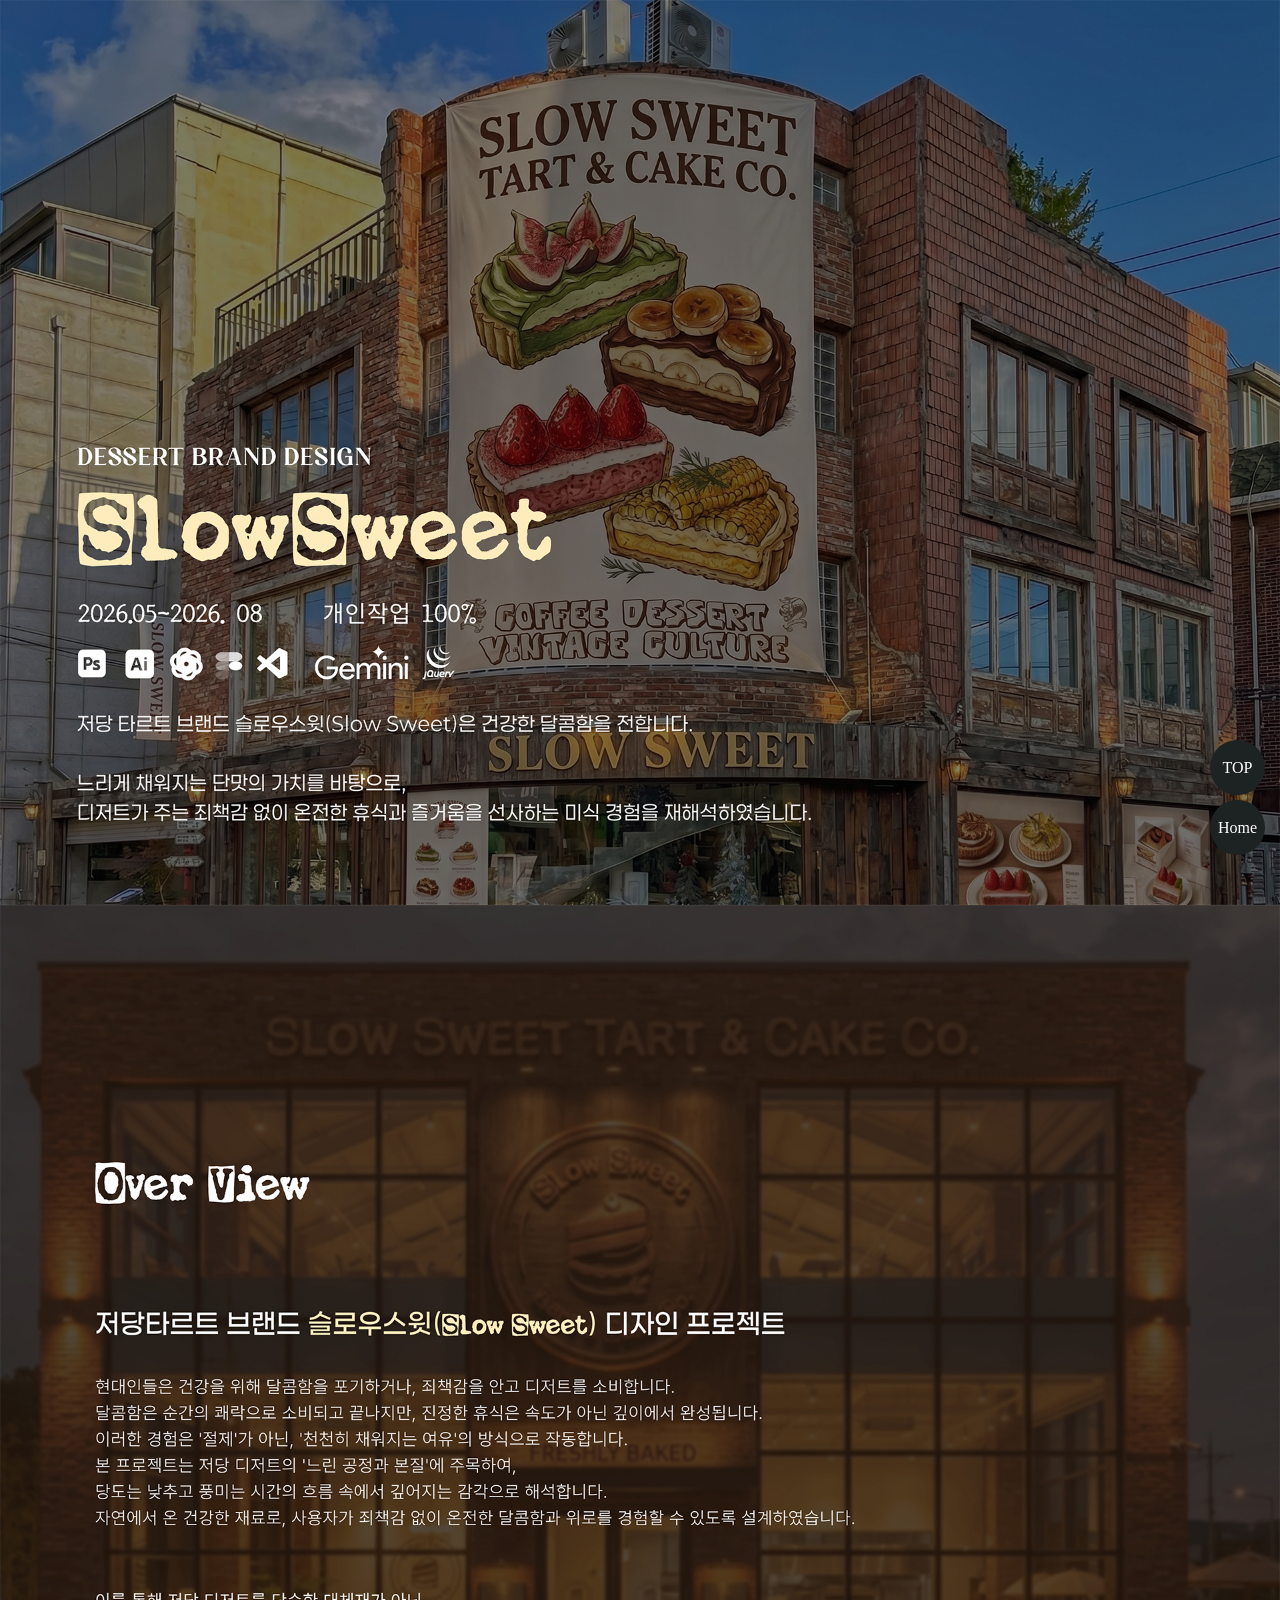
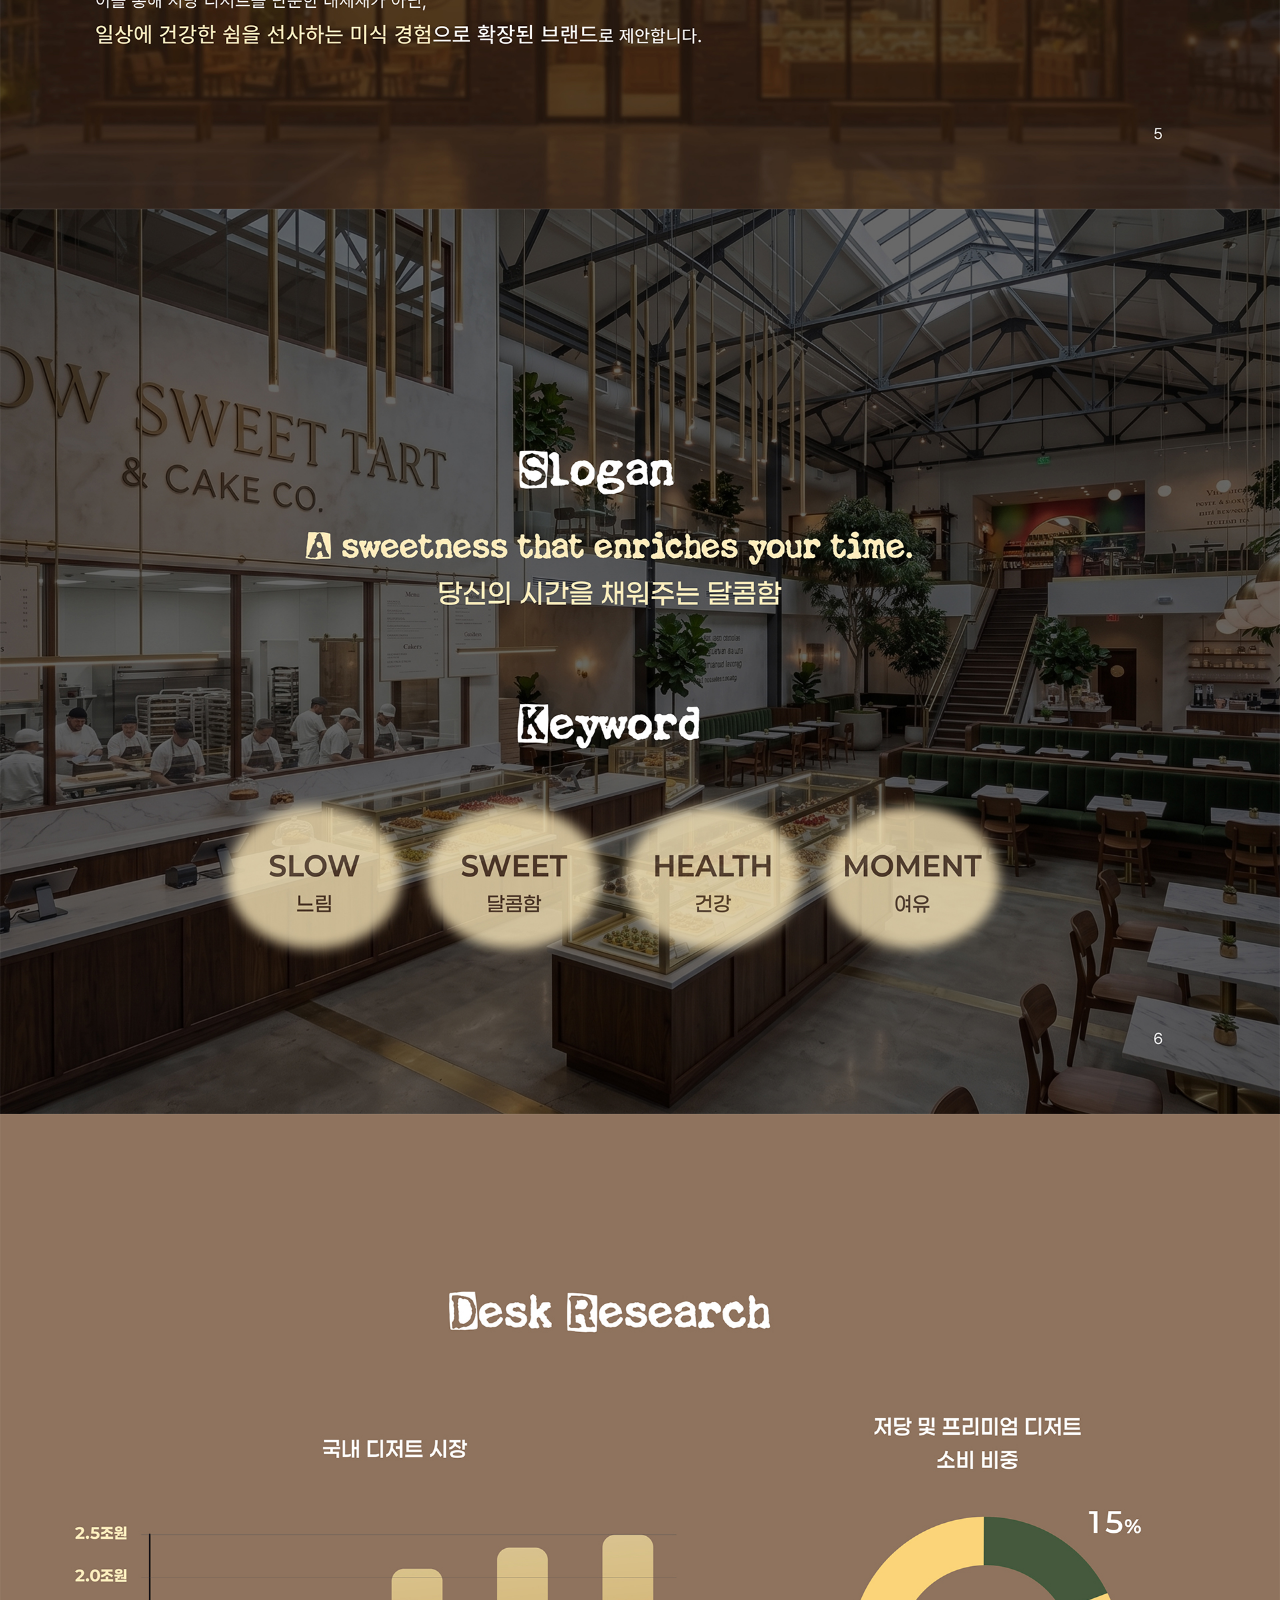
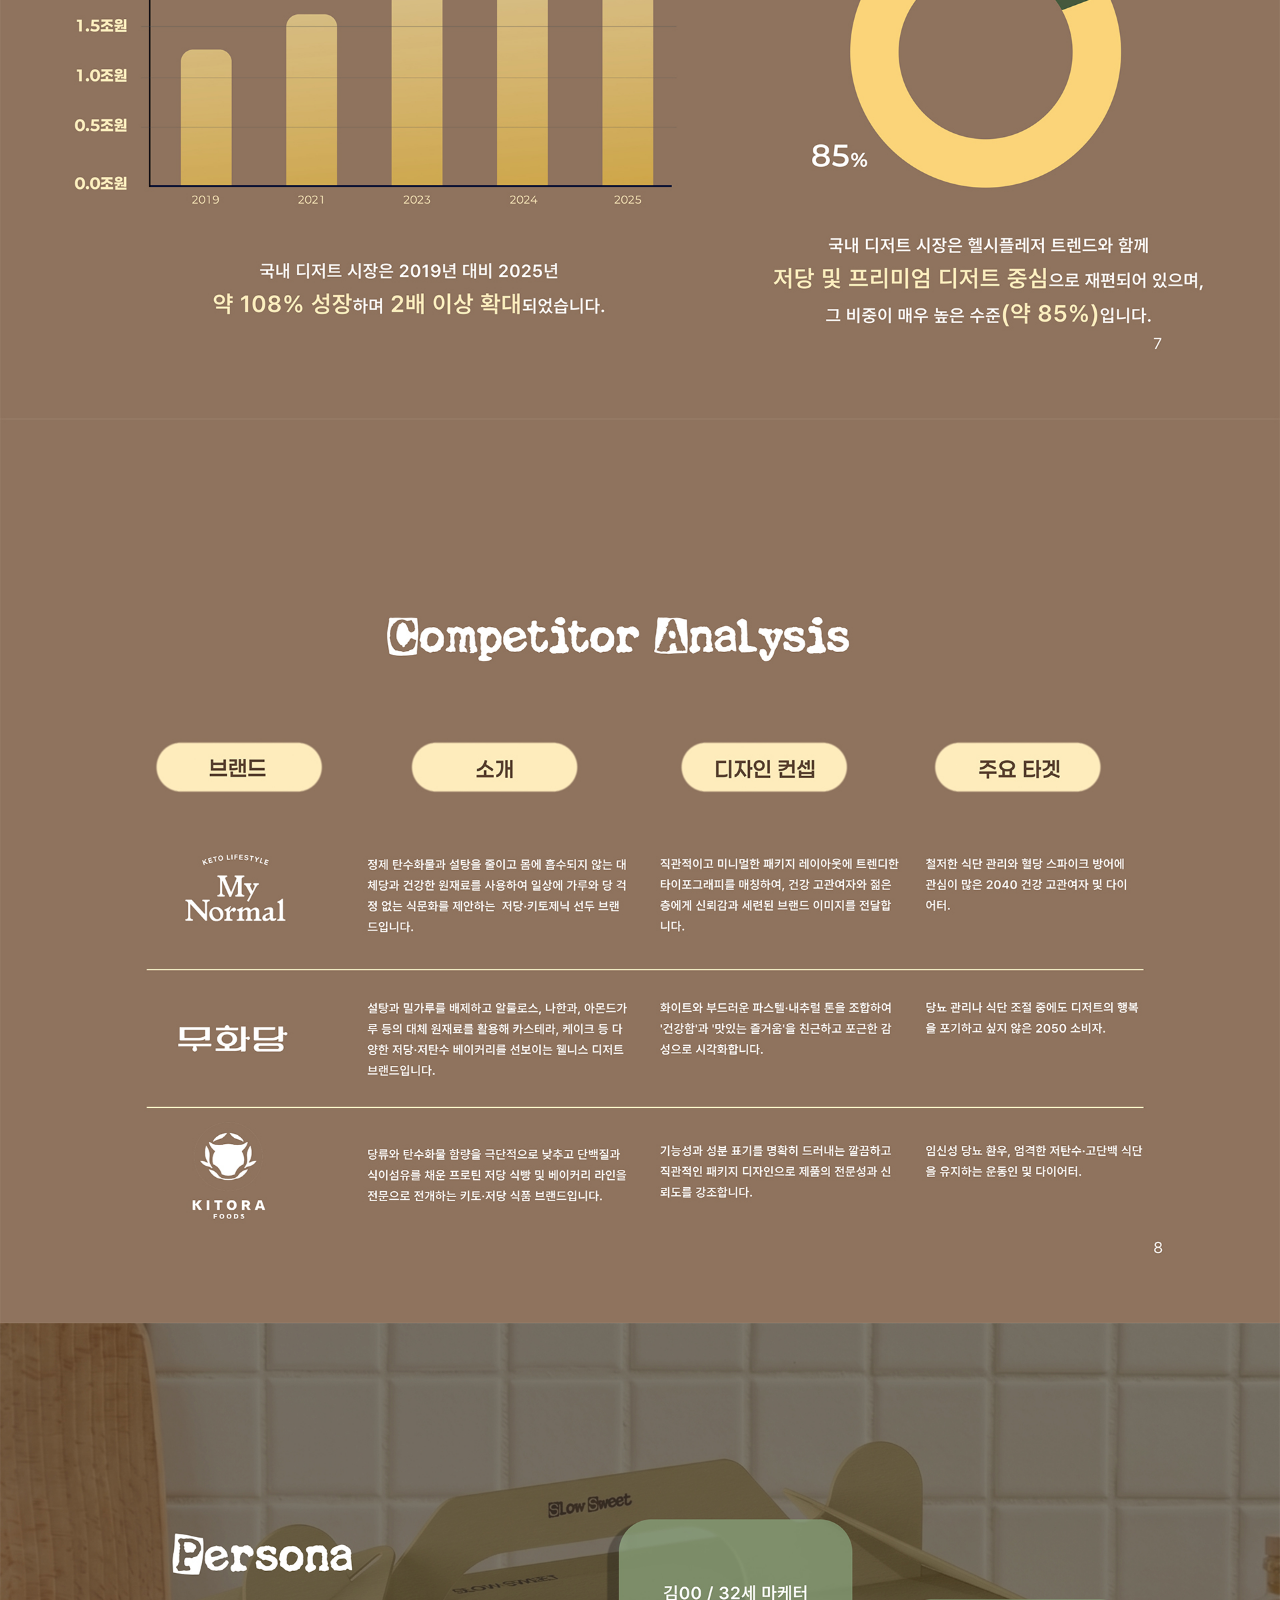
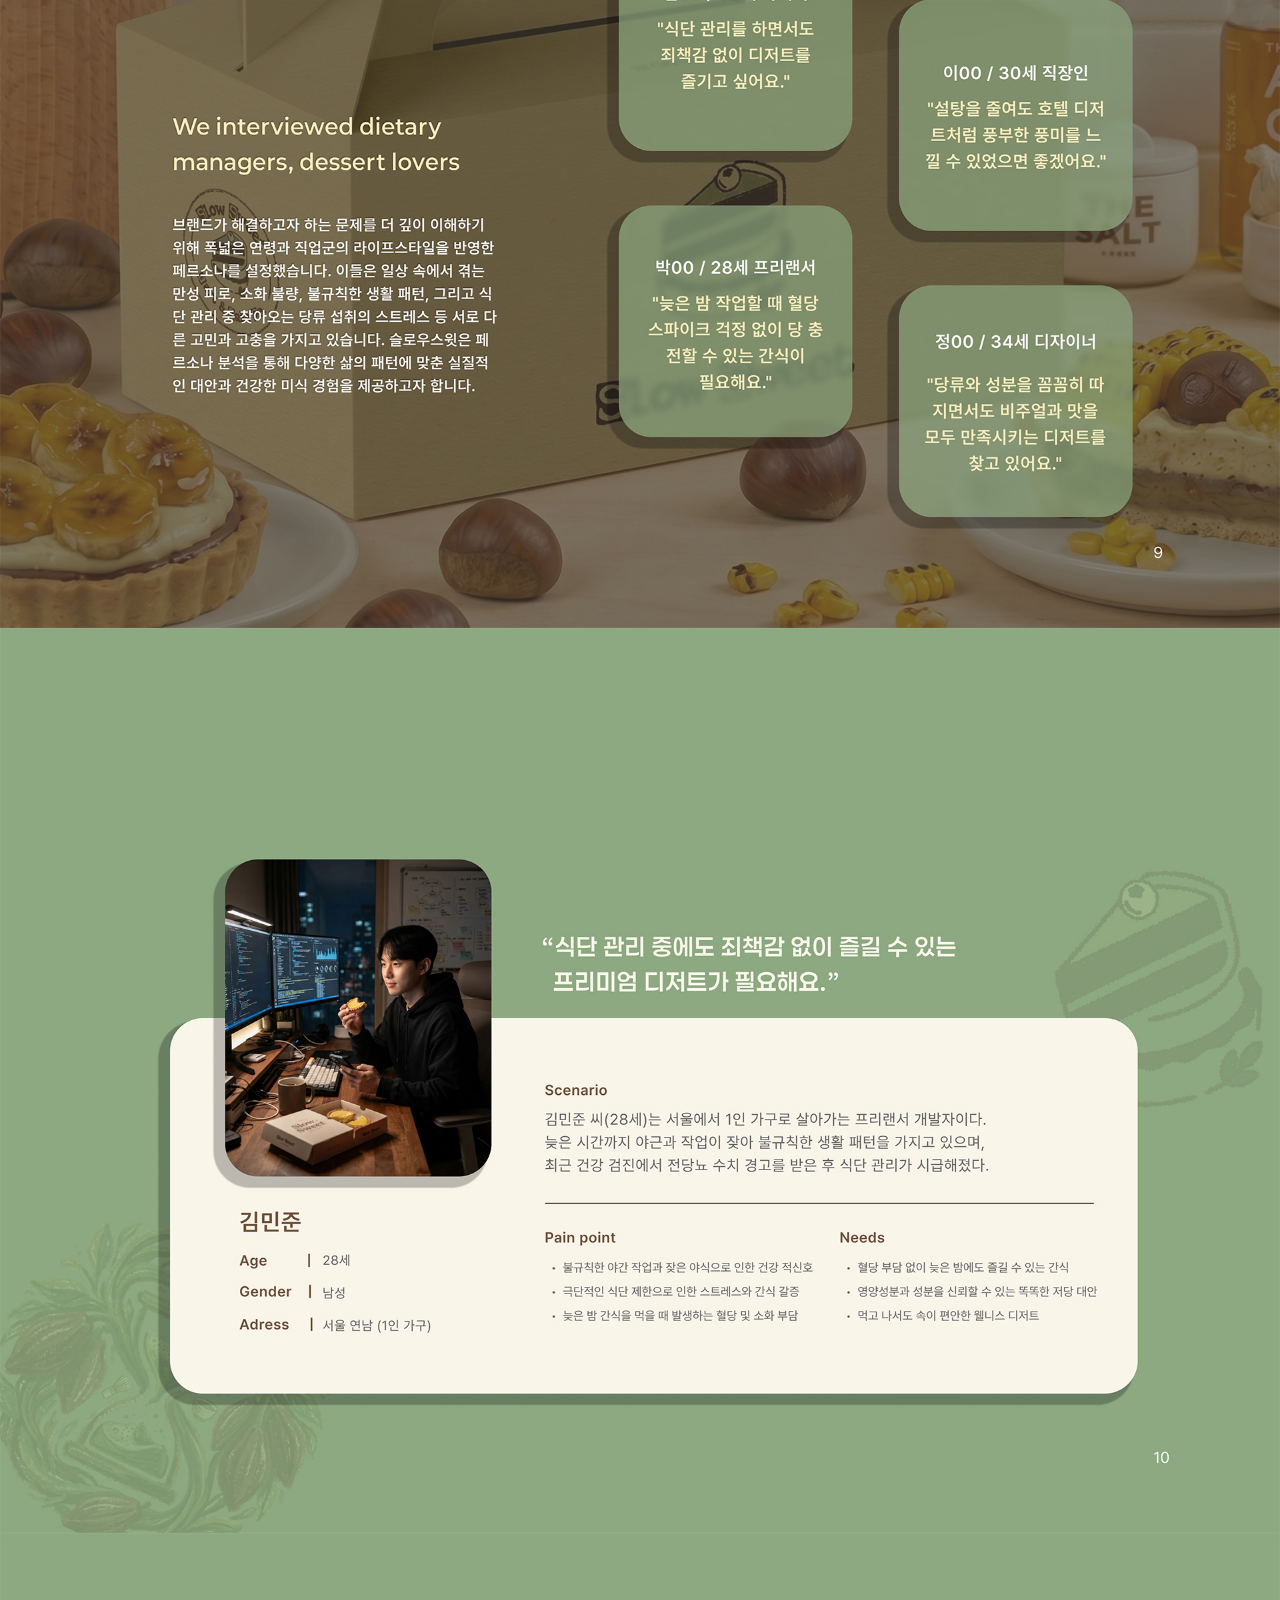
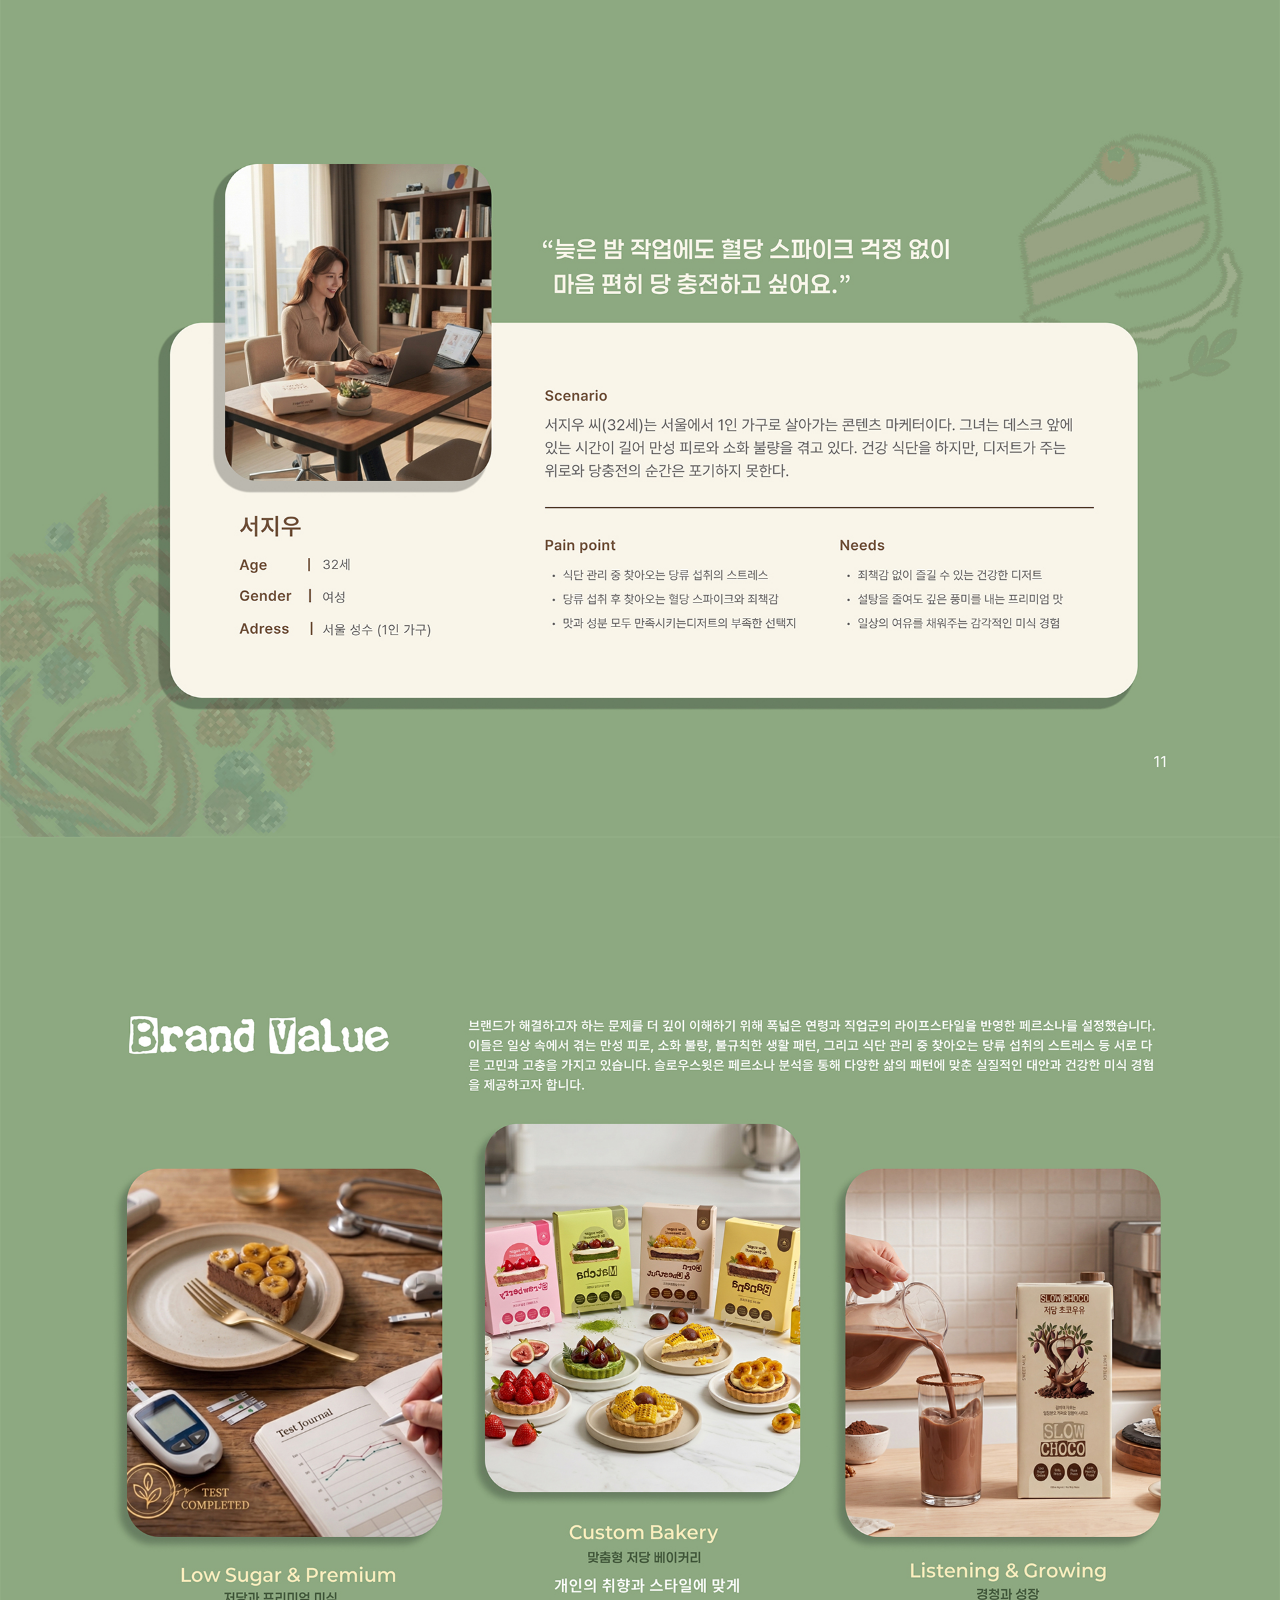
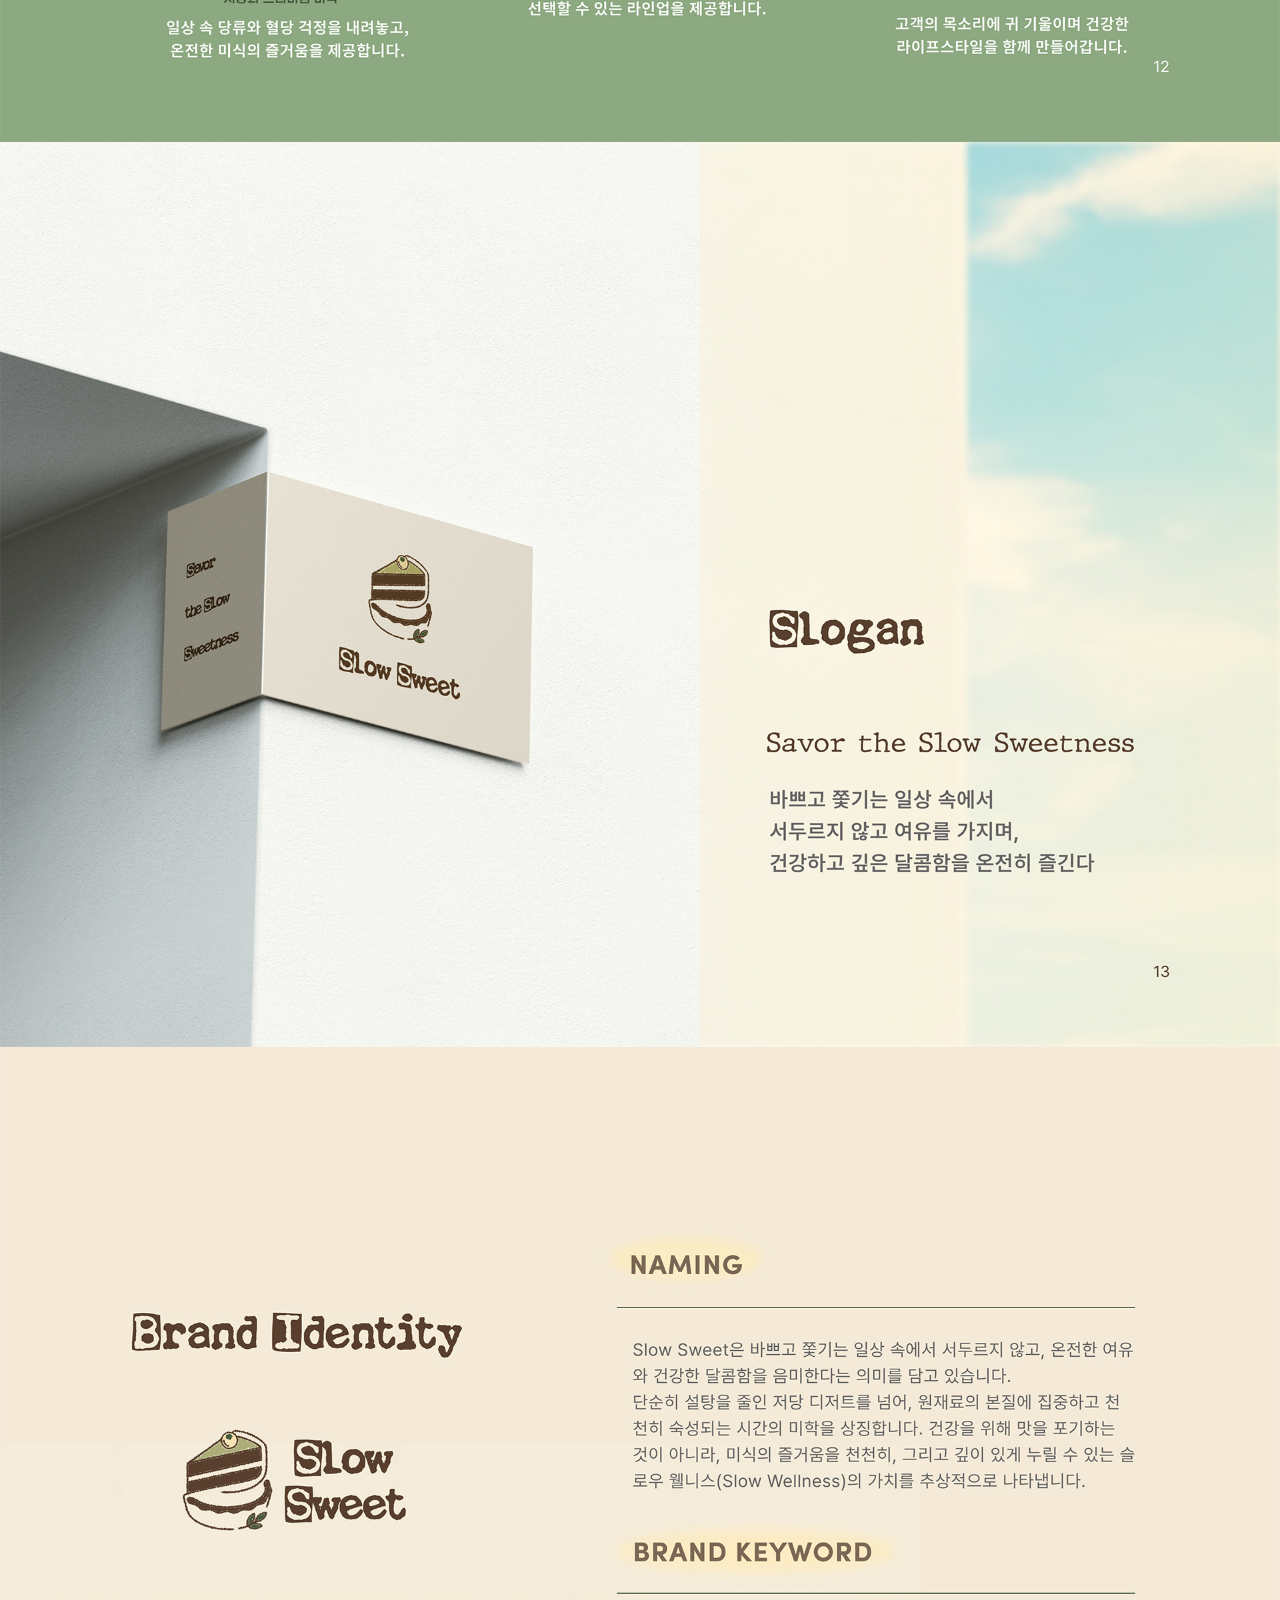
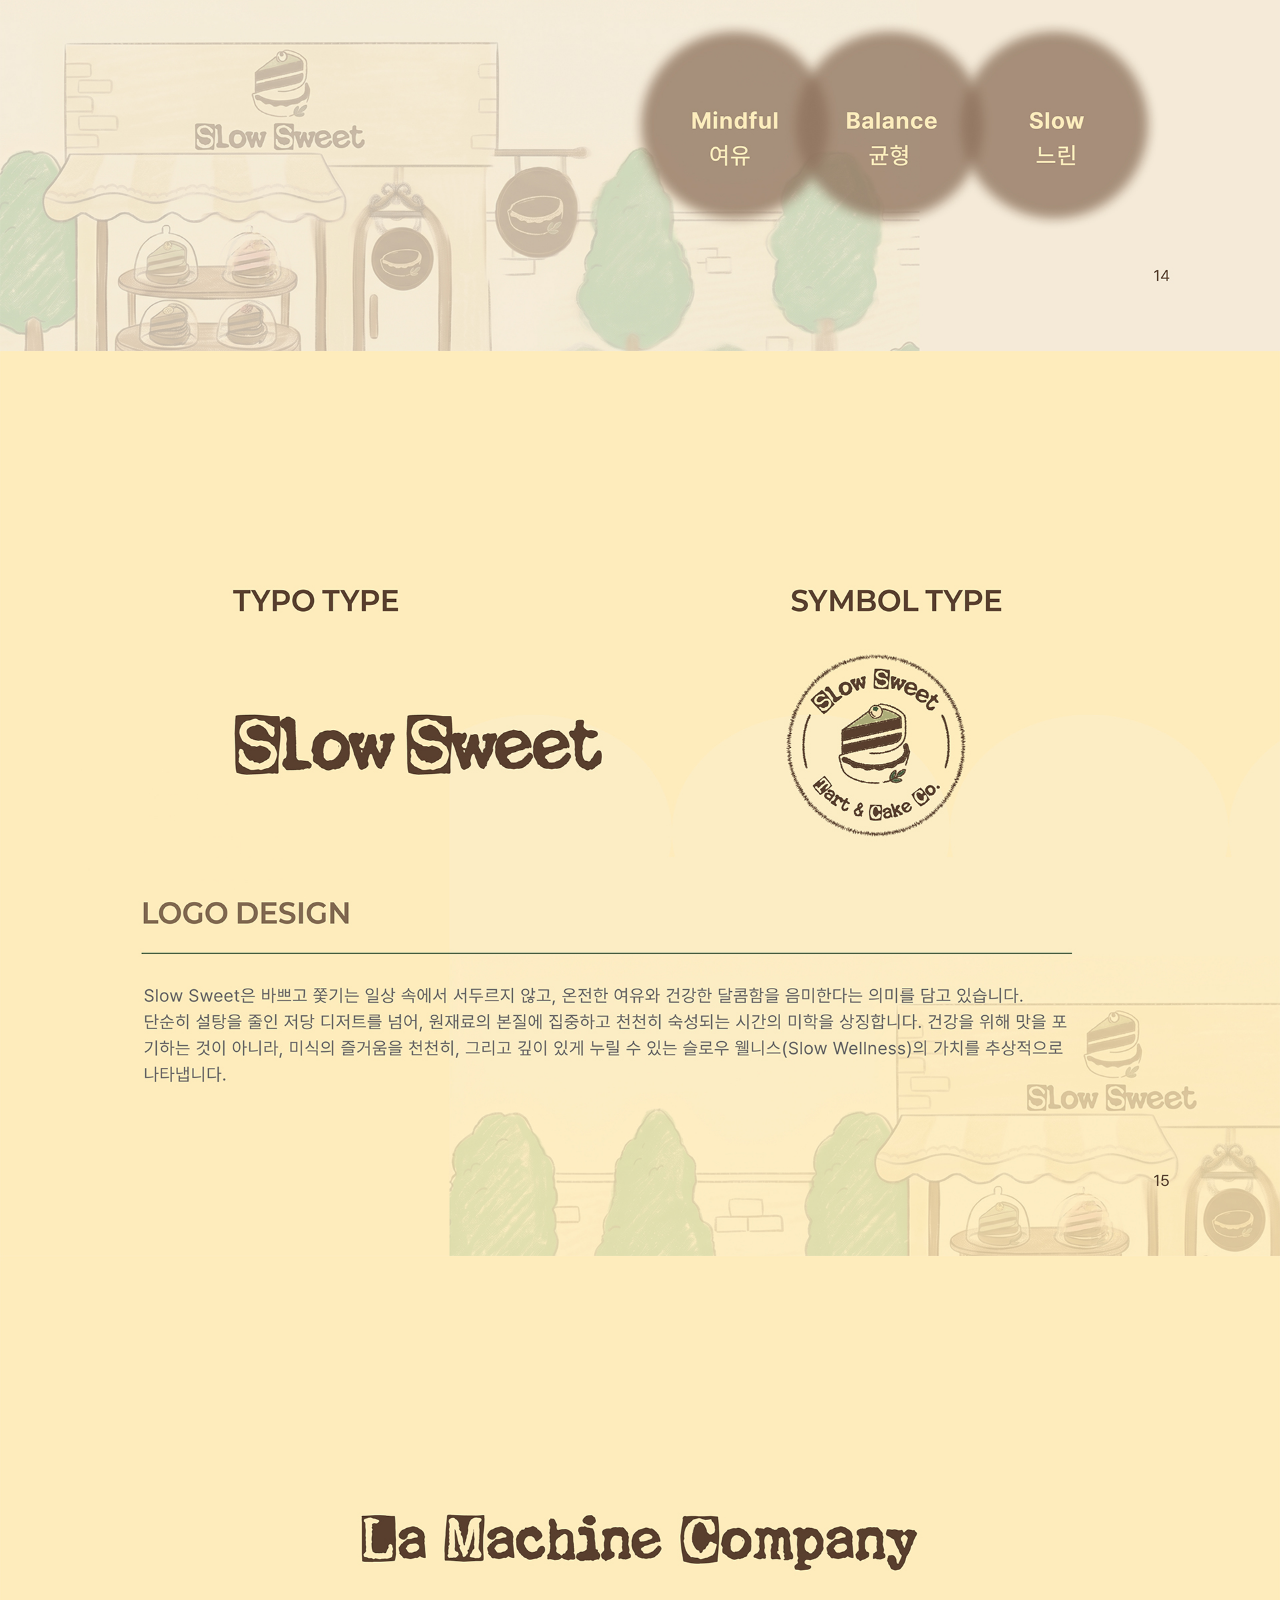
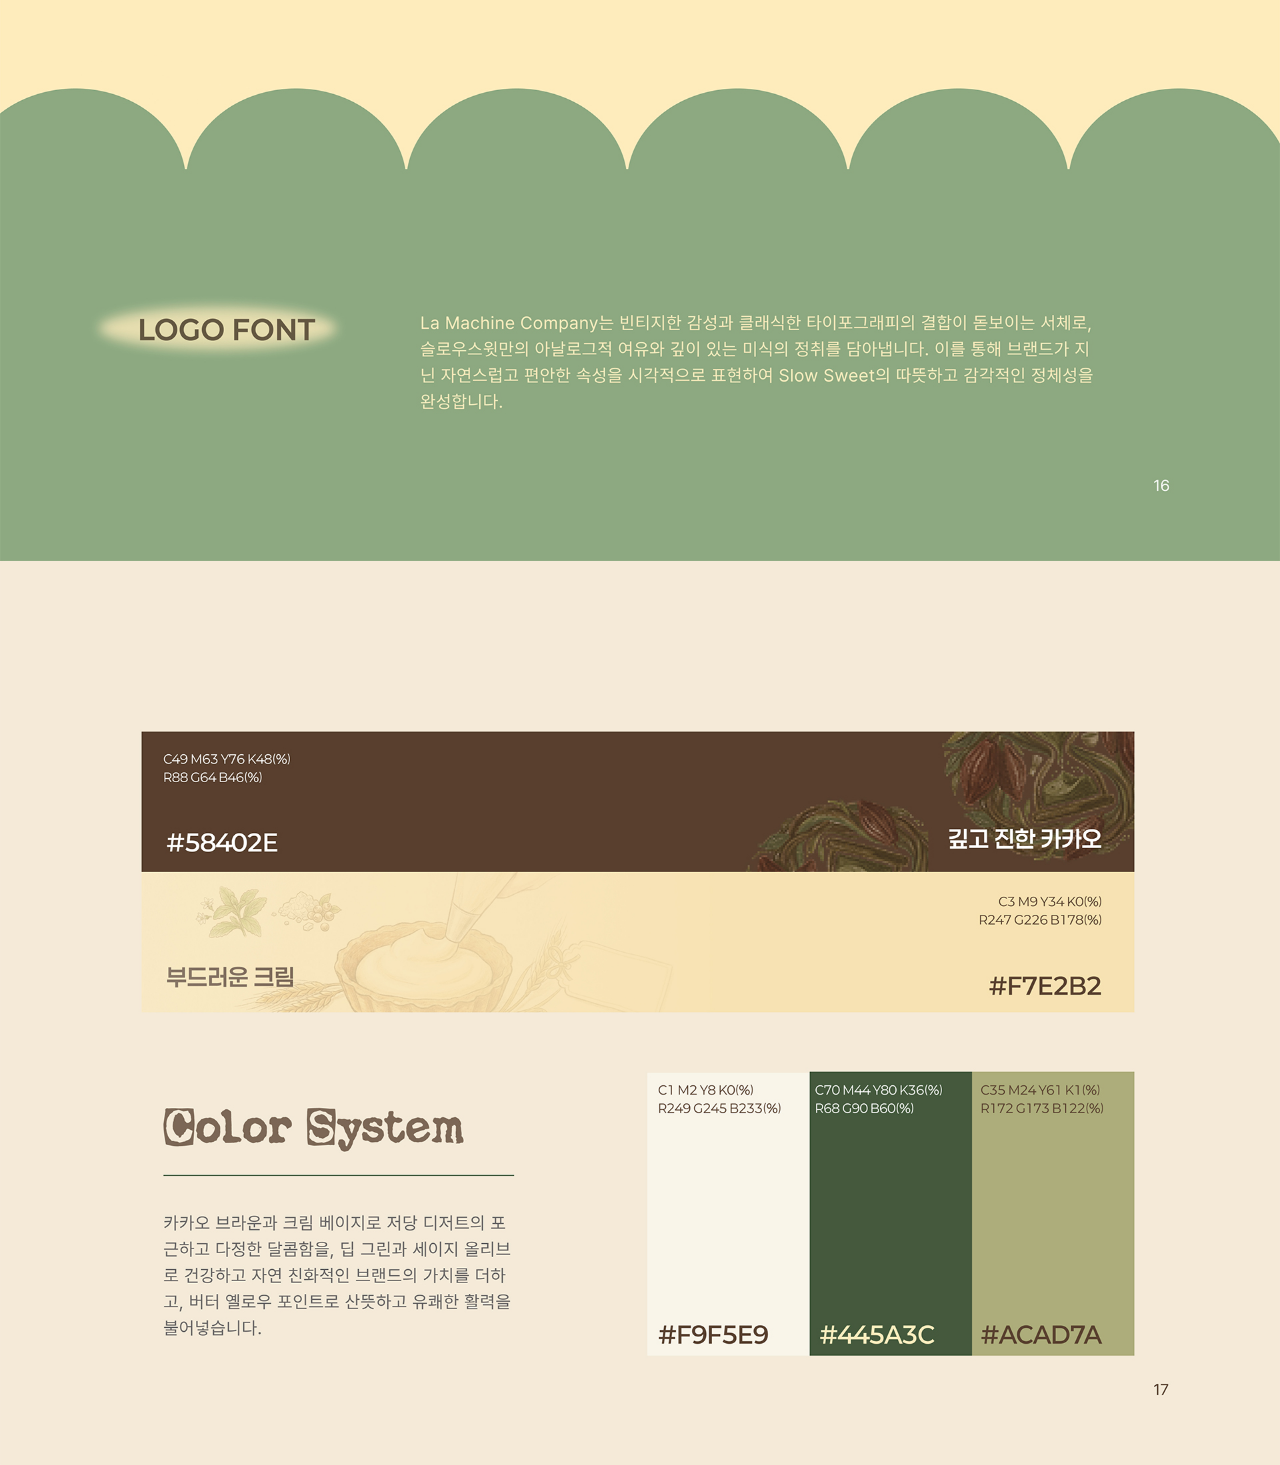
<file: brand_plan.html>
<!doctype html>
<html>
	<head>
		<title>brand_plan</title>
		<meta charset="utf-8">
		<meta name="viewport" content="width=device-width, initial-scale=1">
		<meta http-equiv="X-UA-Compatible" content="IE=edge">
		<style>
			*{margin:0; padding:0;}
			a{text-decoration:none;
				color:inherit;}
			img{
				display: block;
				
			}
			.fixed_box{position:fixed;
				bottom:40px;
				right:30px;
				width:40px;}
			#top img{
					width: 100%;
				}
			.home_btn, .top_btn{
				display: inline-block;
				width:55px;
				line-height: 55px;
				background-color: #1d2323;
				text-align: center;
				border-radius:50%;
				margin-bottom:5px;
				color:#fff;
				transition: all 0.5s;
			}
			.fixed_box a:hover{
				background-color: #1d2323;
			}
		</style>
	</head>
	<body>
		<div id="top">
			<img src="./img/4.jpg" alt="brand이미지">
			<img src="./img/5.jpg" alt="brand이미지">
			<img src="./img/6.jpg" alt="brand이미지">
			<img src="./img/7.jpg" alt="brand이미지">
			<img src="./img/8.jpg" alt="brand이미지">
			<img src="./img/9.jpg" alt="brand이미지">
			<img src="./img/10.jpg" alt="brand이미지">
			<img src="./img/11.jpg" alt="brand이미지">
			<img src="./img/12.jpg" alt="brand이미지">
			<img src="./img/13.jpg" alt="brand이미지">
			<img src="./img/14.jpg" alt="brand이미지">
			<img src="./img/15.jpg" alt="brand이미지">
			<img src="./img/16.jpg" alt="brand이미지">
			<img src="./img/17.jpg" alt="brand이미지">
		</div>
		<div class="fixed_box">
			<a href="#top" class="top_btn"><!--href부분은 이미지를 감싼 div에 있는 id이름과 동일하게 설정.-->
				TOP
			</a>
			<!--메인페이지 경로 설정-->
			<a href="./index.html" target="_blank" class="home_btn">
				Home
			</a>
		</div>


		<!--이동시 부드럽게 이동시키기 위해 추가한 구문 시작. script쪽 전부 삭제가능.-->
		<script src="https://code.jquery.com/jquery-1.12.4.min.js" integrity="sha256-ZosEbRLbNQzLpnKIkEdrPv7lOy9C27hHQ+Xp8a4MxAQ=" crossorigin="anonymous"></script>
		<script>
			$(function() {
				$('a[href*="#"]:not([href="#"])').click(function() {
				if (location.pathname.replace(/^\//,'') == this.pathname.replace(/^\//,'') && location.hostname == this.hostname) {
				var target = $(this.hash);
				target = target.length ? target : $('[name=' + this.hash.slice(1) +']');
				if (target.length) {
				$('html, body').animate({
				scrollTop: target.offset().top
				}, 500);//움직이는 시간 조정
				return false;
				}
				}
				});
				});
		</script>
		<!--이동시 부드럽게 이동시키기 위해 추가한 구문 끝. 삭제가능.-->
	</body>
</html>
</file>
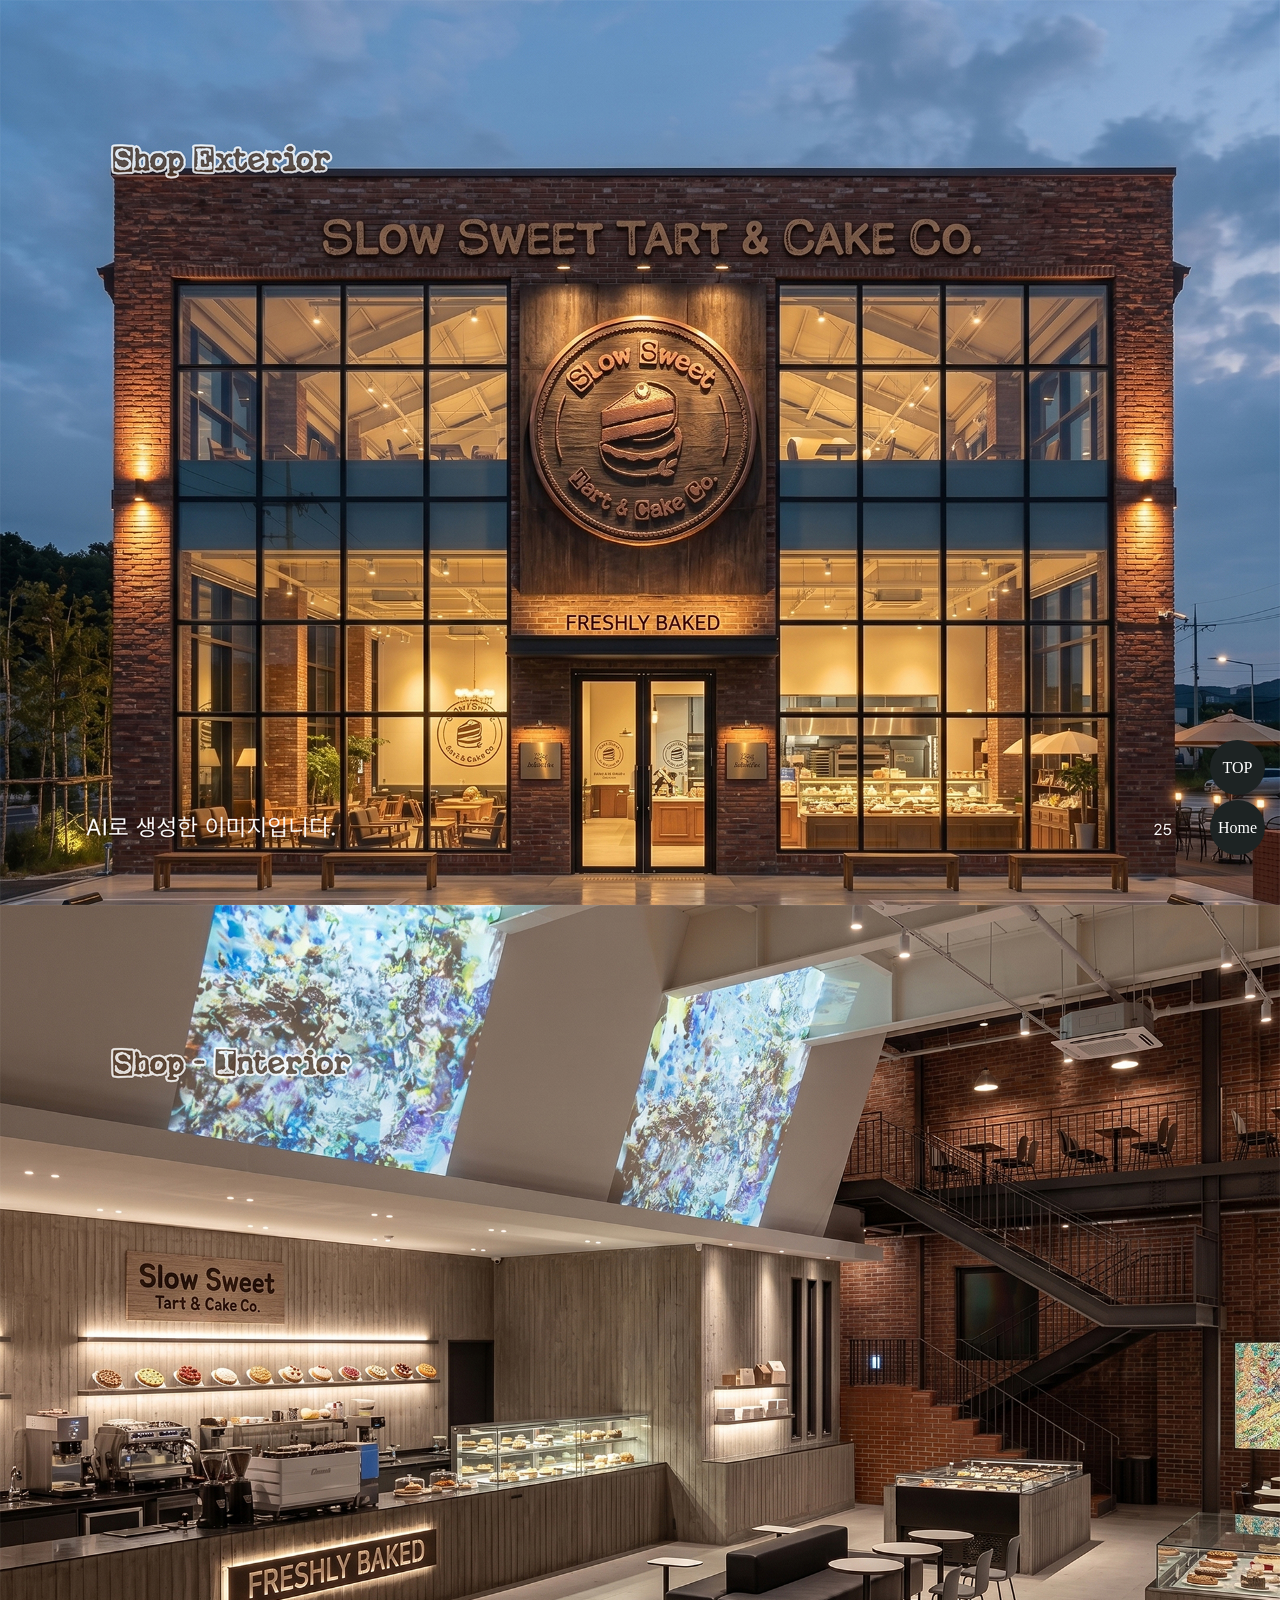
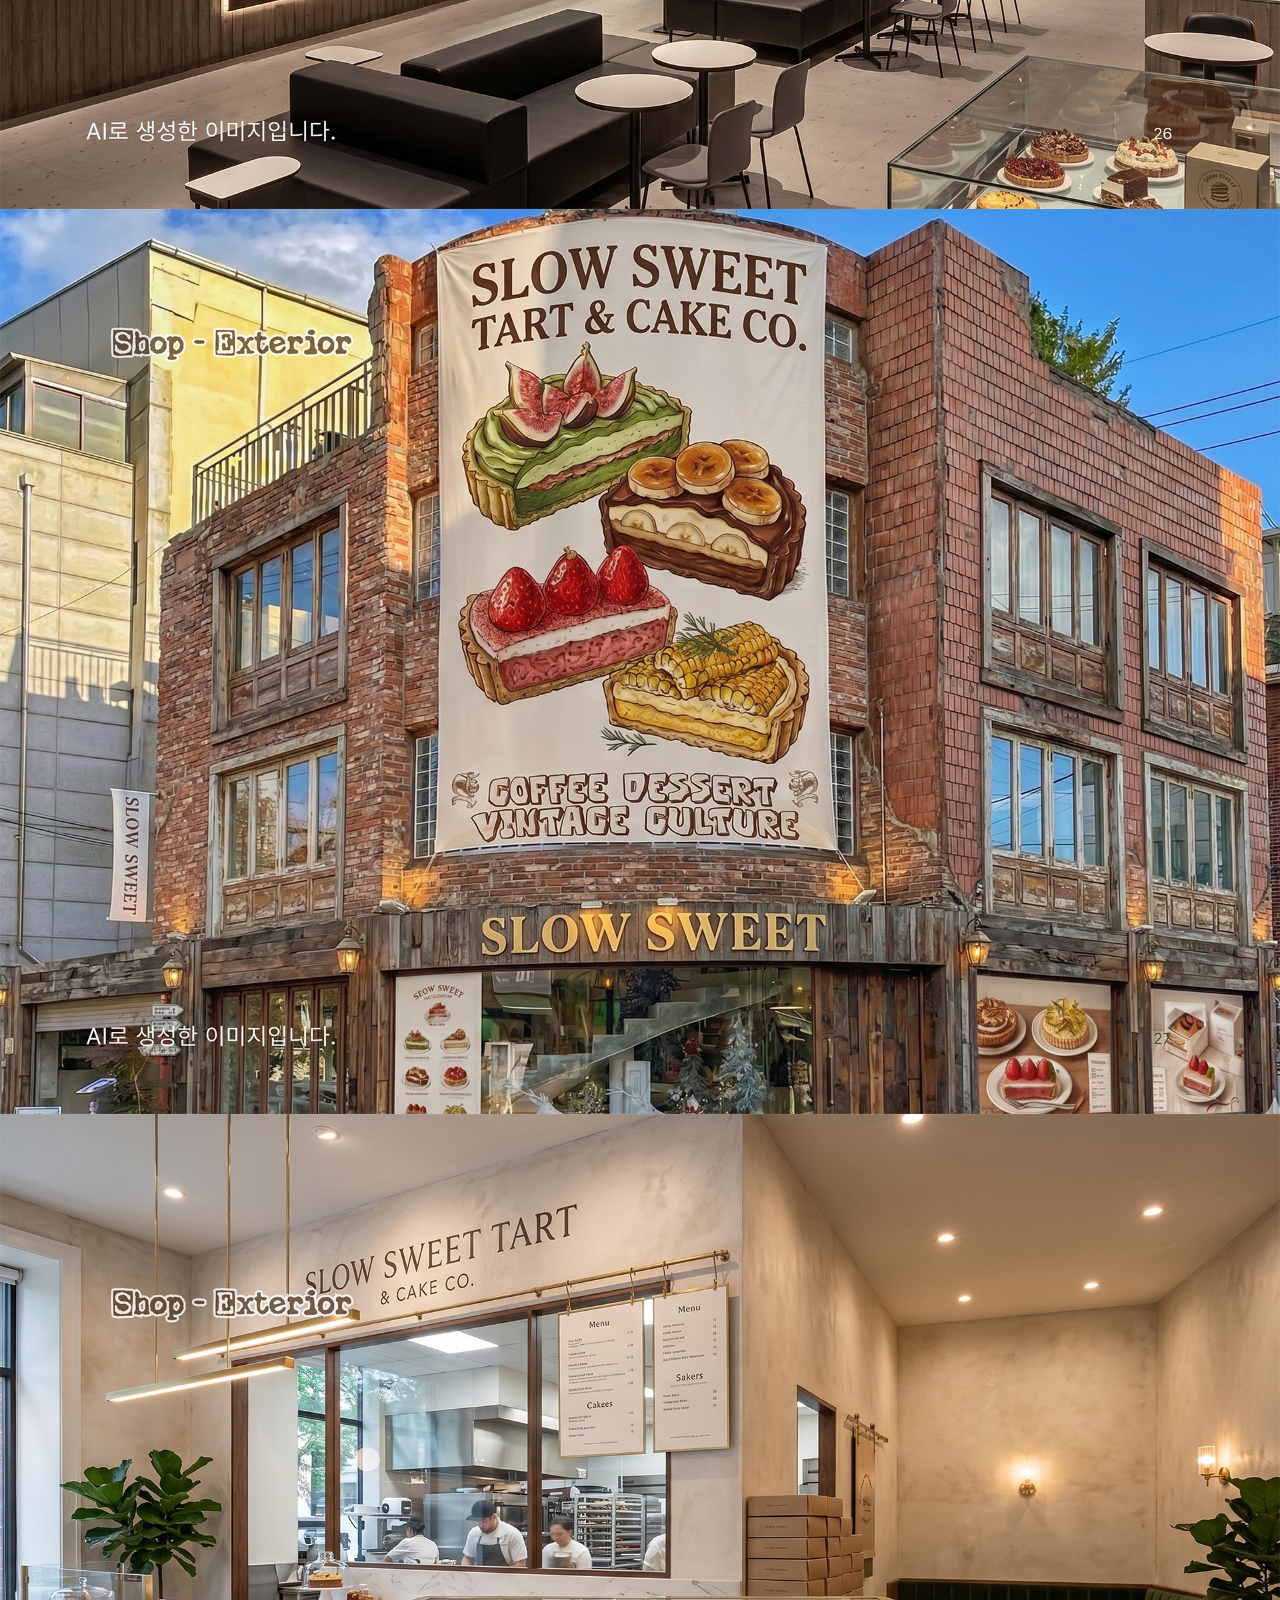
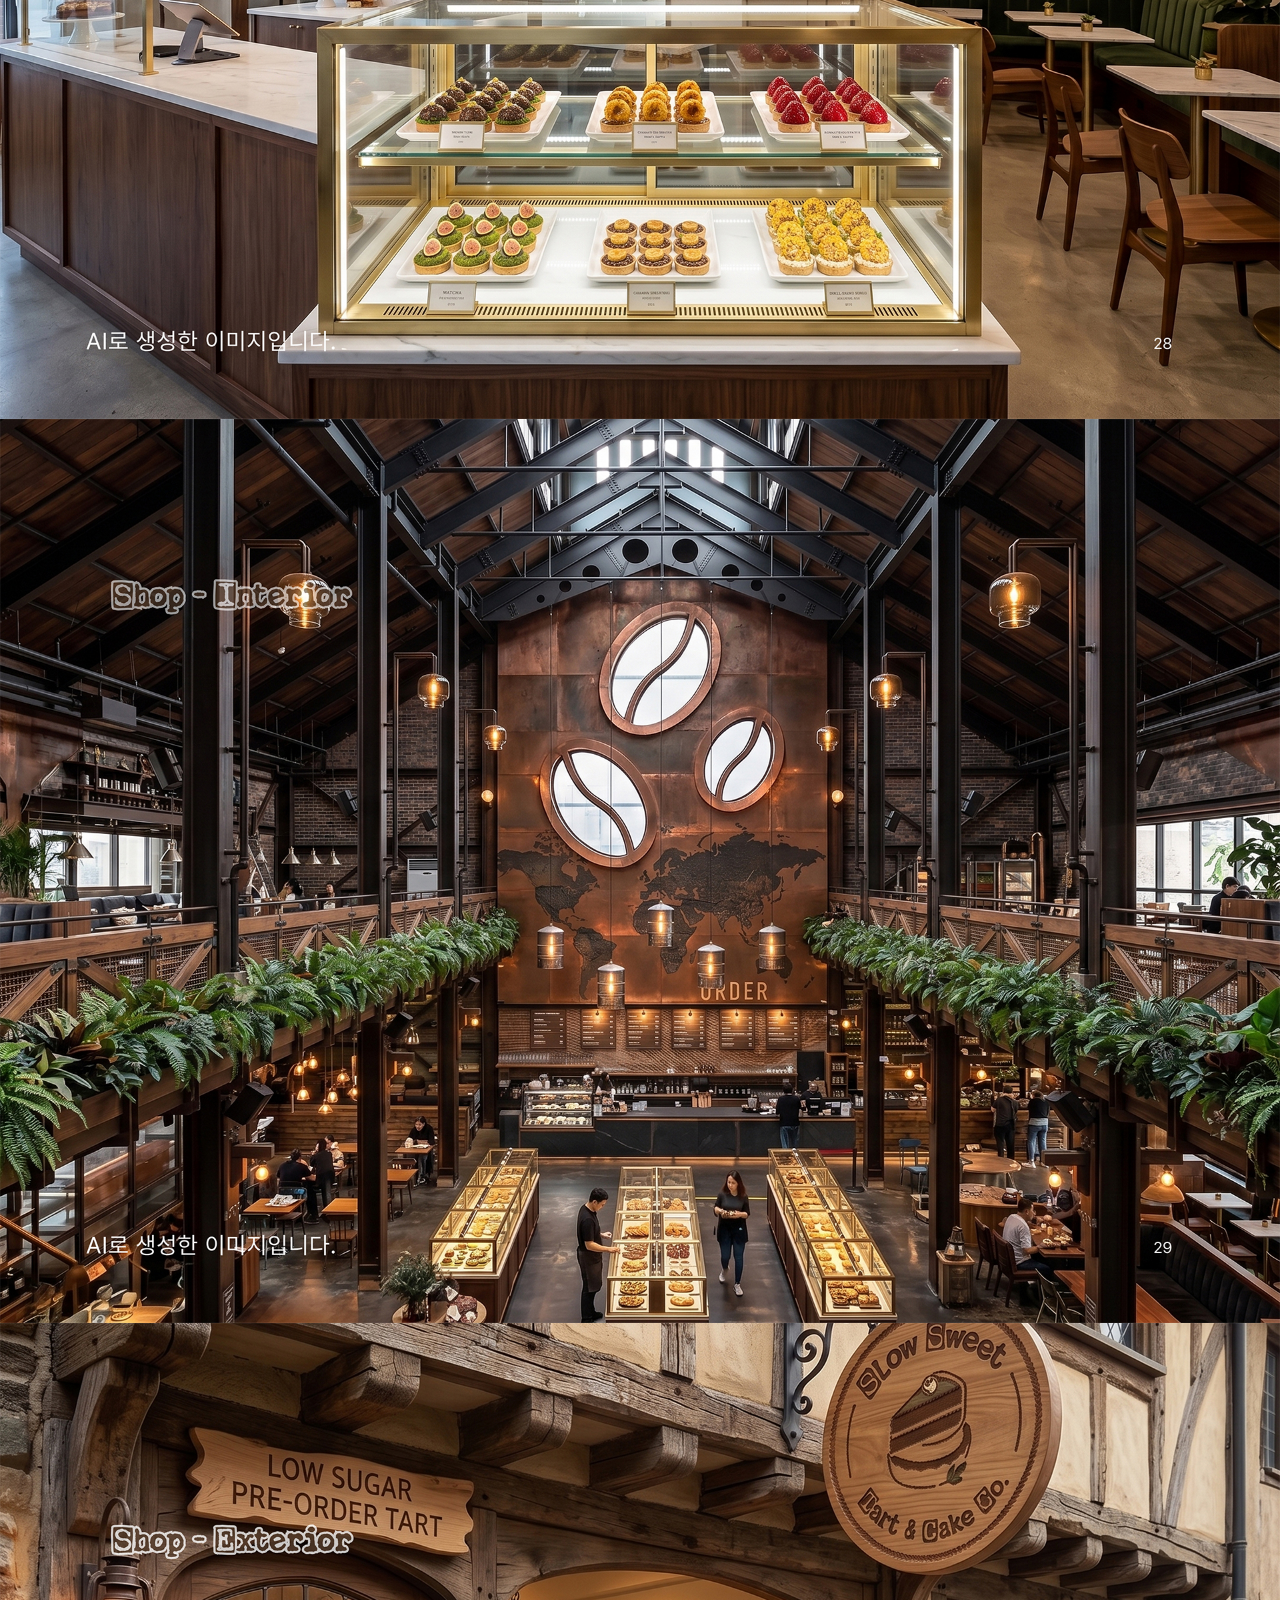
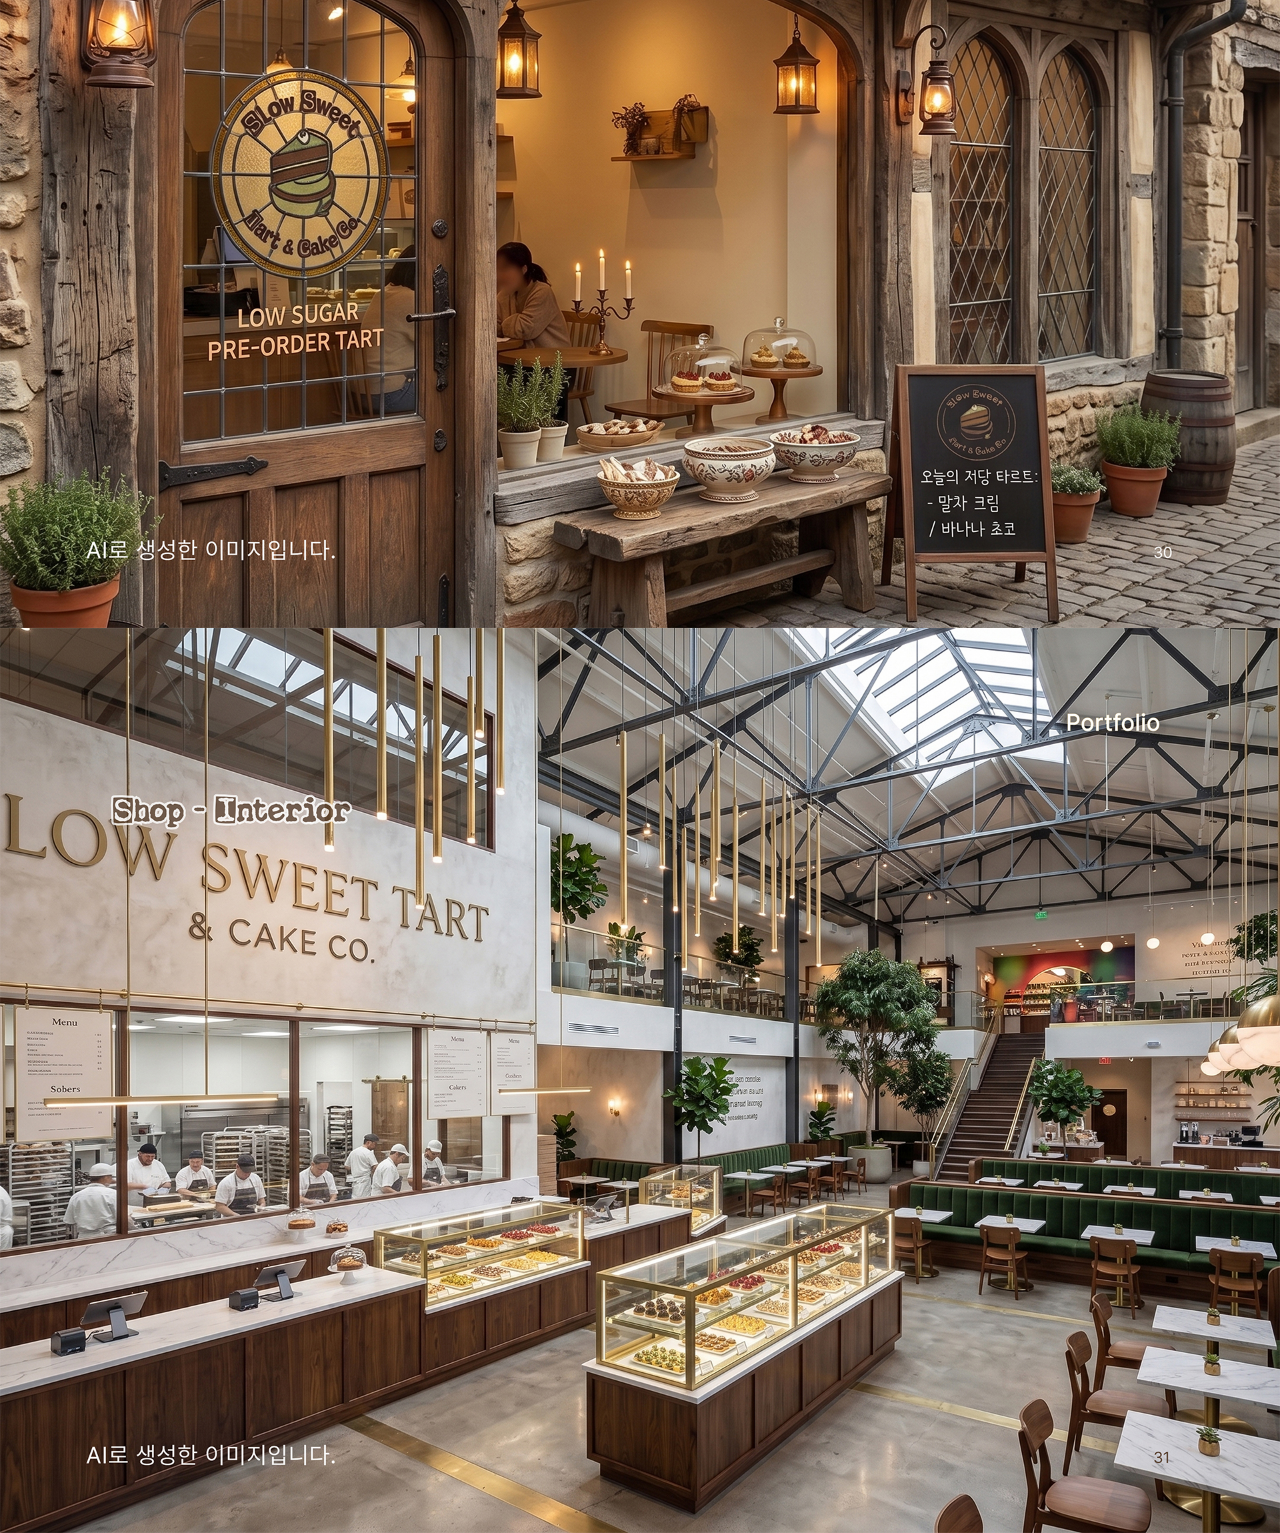
<file: Display.html>
<!doctype html>
<html>
	<head>
		<title>brand_plan</title>
		<meta charset="utf-8">
		<meta name="viewport" content="width=device-width, initial-scale=1">
		<meta http-equiv="X-UA-Compatible" content="IE=edge">
		<style>
			*{margin:0; padding:0;}
			a{text-decoration:none;
				color:inherit;}
			img{
				display: block;
				
			}
			.fixed_box{position:fixed;
				bottom:40px;
				right:30px;
				width:40px;}
			#top img{
					width: 100%;
				}
			.home_btn, .top_btn{
				display: inline-block;
				width:55px;
				line-height: 55px;
				background-color: #1d2323;
				text-align: center;
				border-radius:50%;
				margin-bottom:5px;
				color:#fff;
				transition: all 0.5s;
			}
			.fixed_box a:hover{
				background-color: #1d2323;
			}
		</style>
	</head>
	<body>
		<div id="top">
			<img src="./img/25.jpg" alt="brand이미지">
			<img src="./img/26.jpg" alt="brand이미지">
			<img src="./img/27.jpg" alt="brand이미지">
			<img src="./img/28.jpg" alt="brand이미지">
			<img src="./img/29.jpg" alt="brand이미지">
			<img src="./img/30.jpg" alt="brand이미지">
			<img src="./img/31.jpg" alt="brand이미지">
		</div>
		<div class="fixed_box">
			<a href="#top" class="top_btn"><!--href부분은 이미지를 감싼 div에 있는 id이름과 동일하게 설정.-->
				TOP
			</a>
			<!--메인페이지 경로 설정-->
			<a href="./index.html" target="_blank" class="home_btn">
				Home
			</a>
		</div>


		<!--이동시 부드럽게 이동시키기 위해 추가한 구문 시작. script쪽 전부 삭제가능.-->
		<script src="https://code.jquery.com/jquery-1.12.4.min.js" integrity="sha256-ZosEbRLbNQzLpnKIkEdrPv7lOy9C27hHQ+Xp8a4MxAQ=" crossorigin="anonymous"></script>
		<script>
			$(function() {
				$('a[href*="#"]:not([href="#"])').click(function() {
				if (location.pathname.replace(/^\//,'') == this.pathname.replace(/^\//,'') && location.hostname == this.hostname) {
				var target = $(this.hash);
				target = target.length ? target : $('[name=' + this.hash.slice(1) +']');
				if (target.length) {
				$('html, body').animate({
				scrollTop: target.offset().top
				}, 500);//움직이는 시간 조정
				return false;
				}
				}
				});
				});
		</script>
		<!--이동시 부드럽게 이동시키기 위해 추가한 구문 끝. 삭제가능.-->
	</body>
</html>
</file>
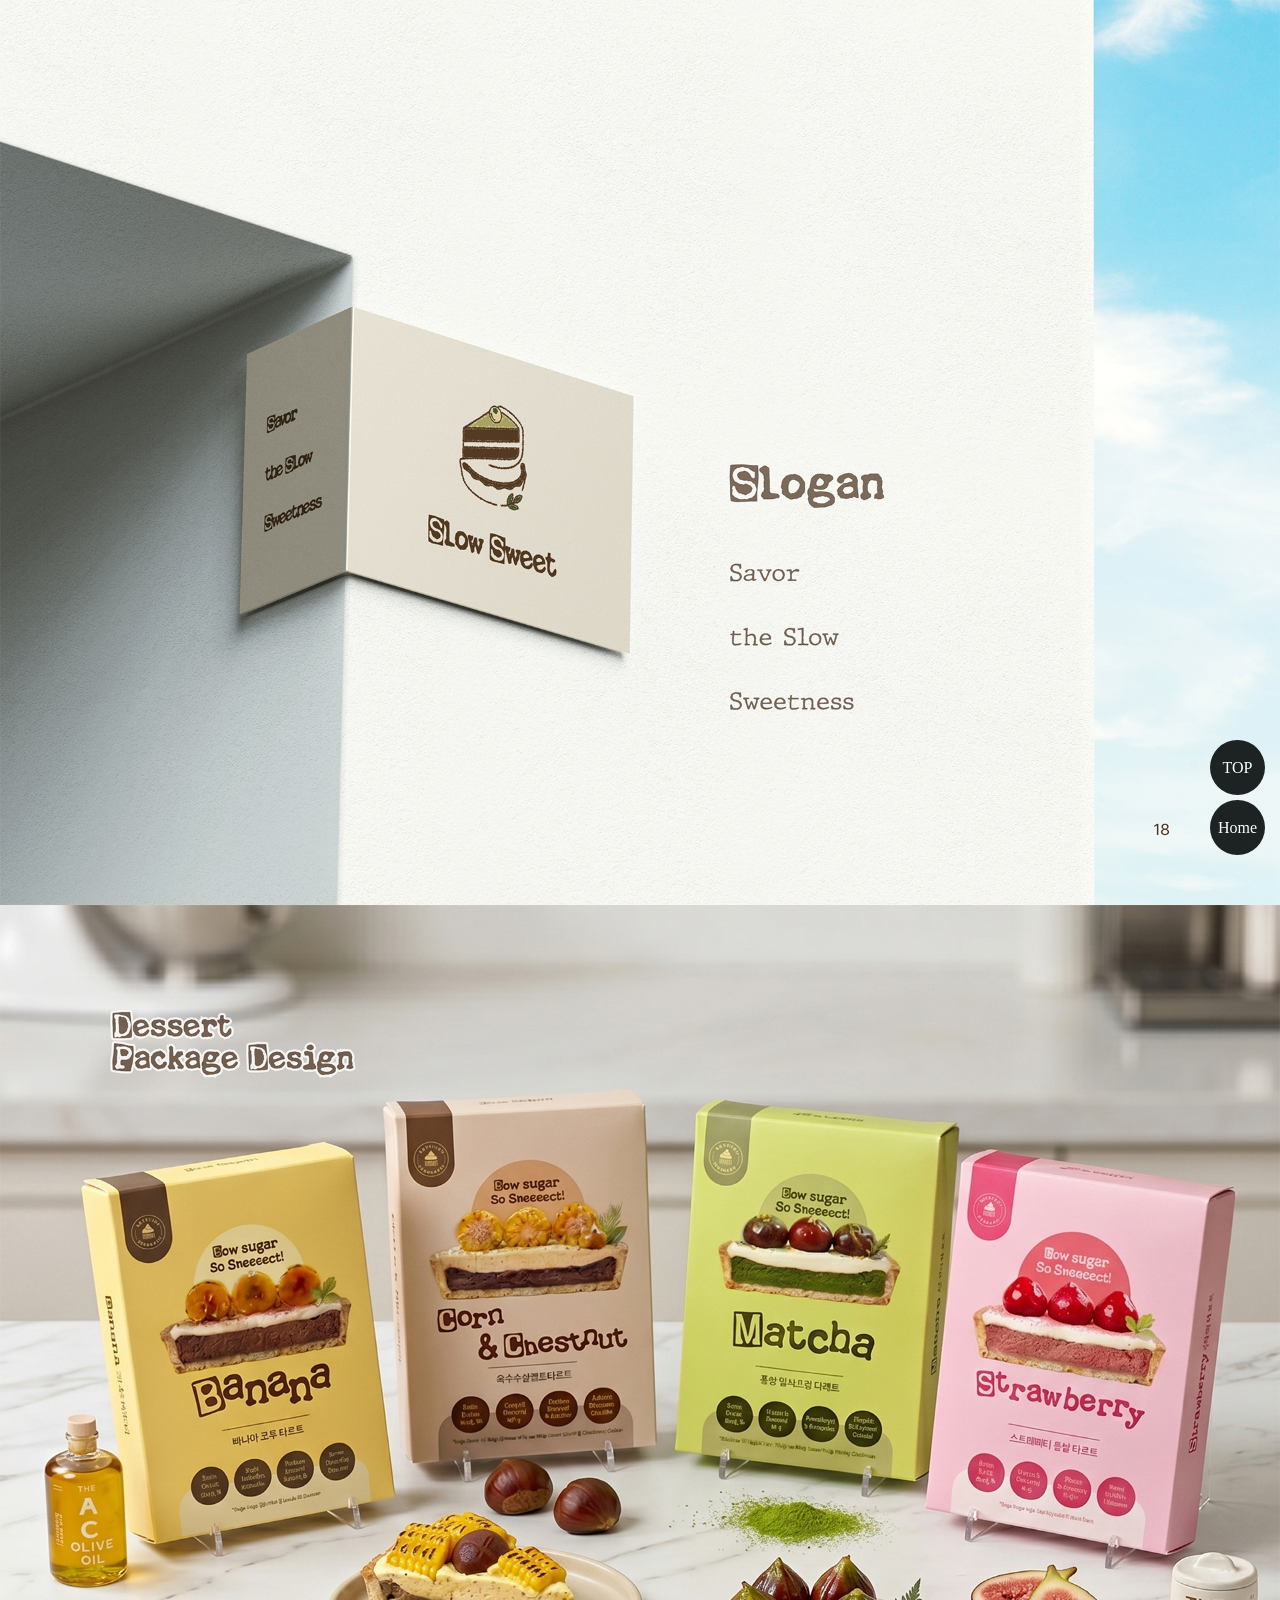
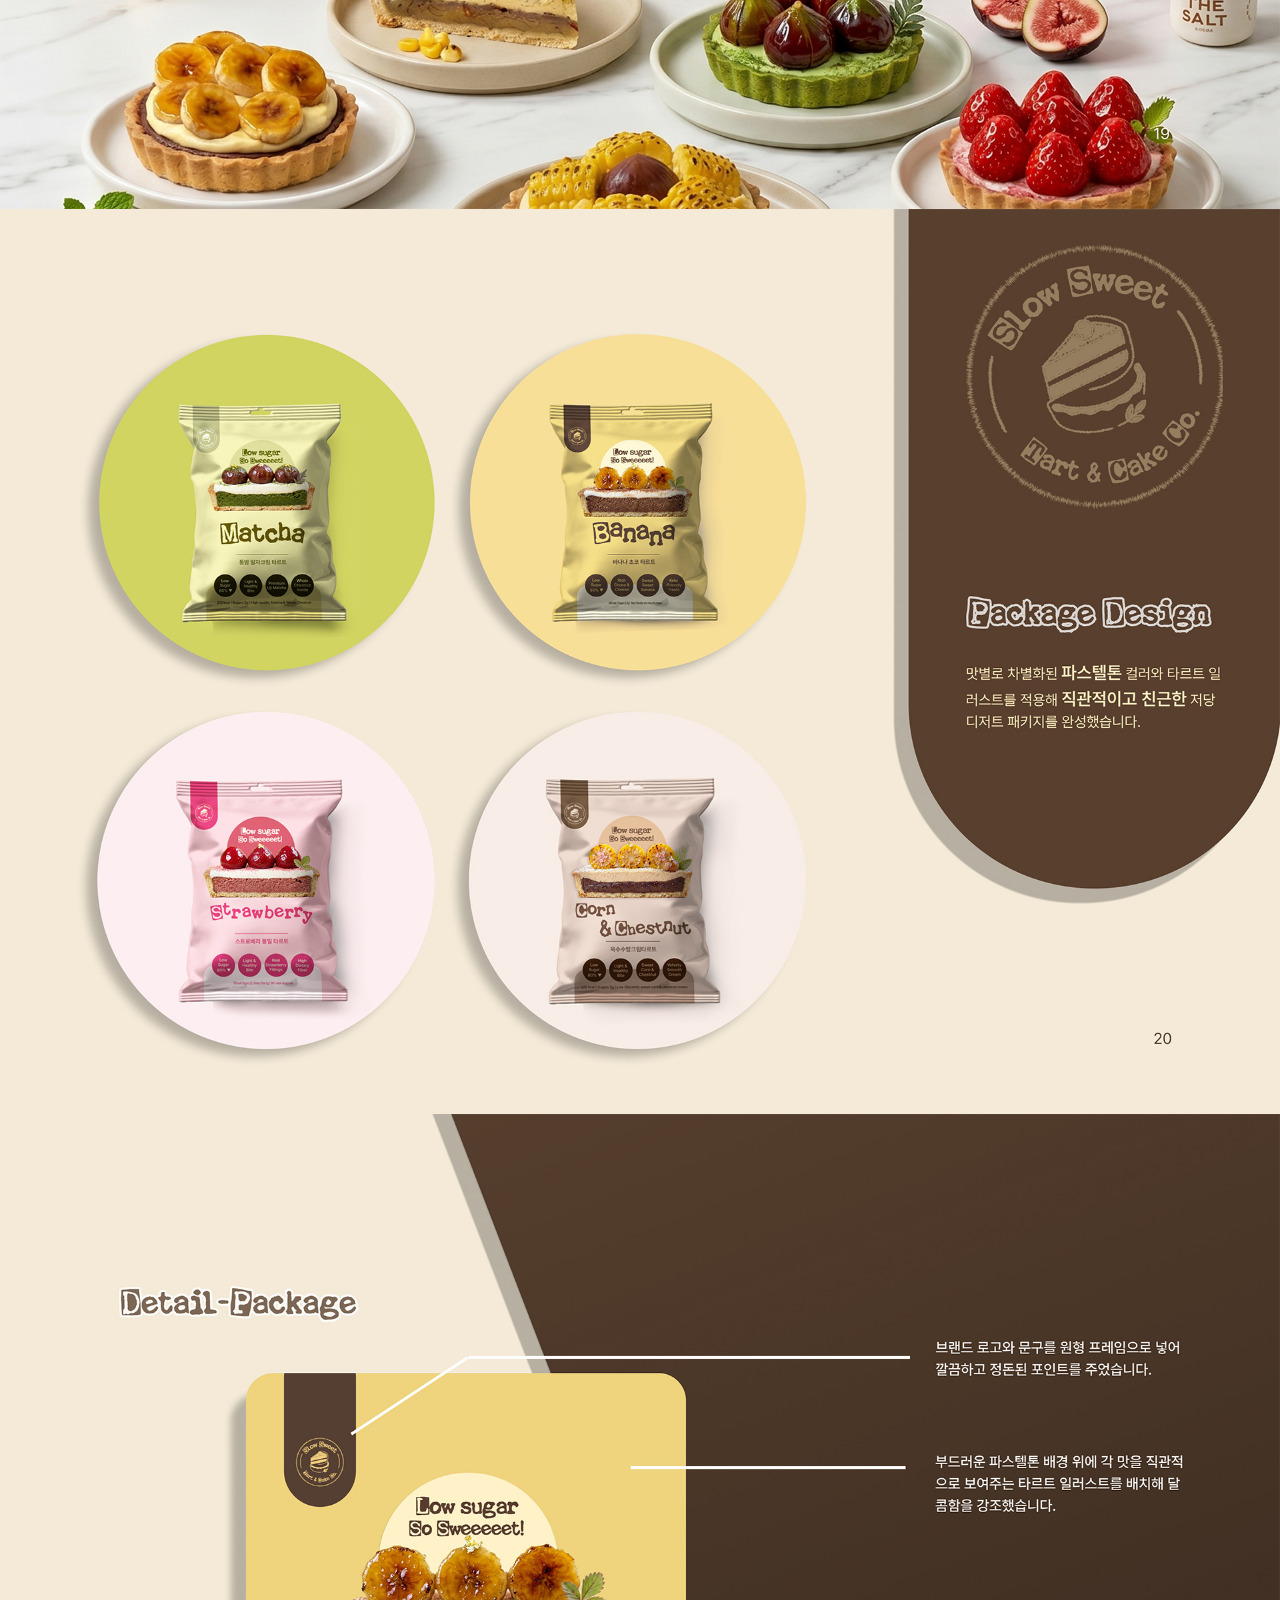
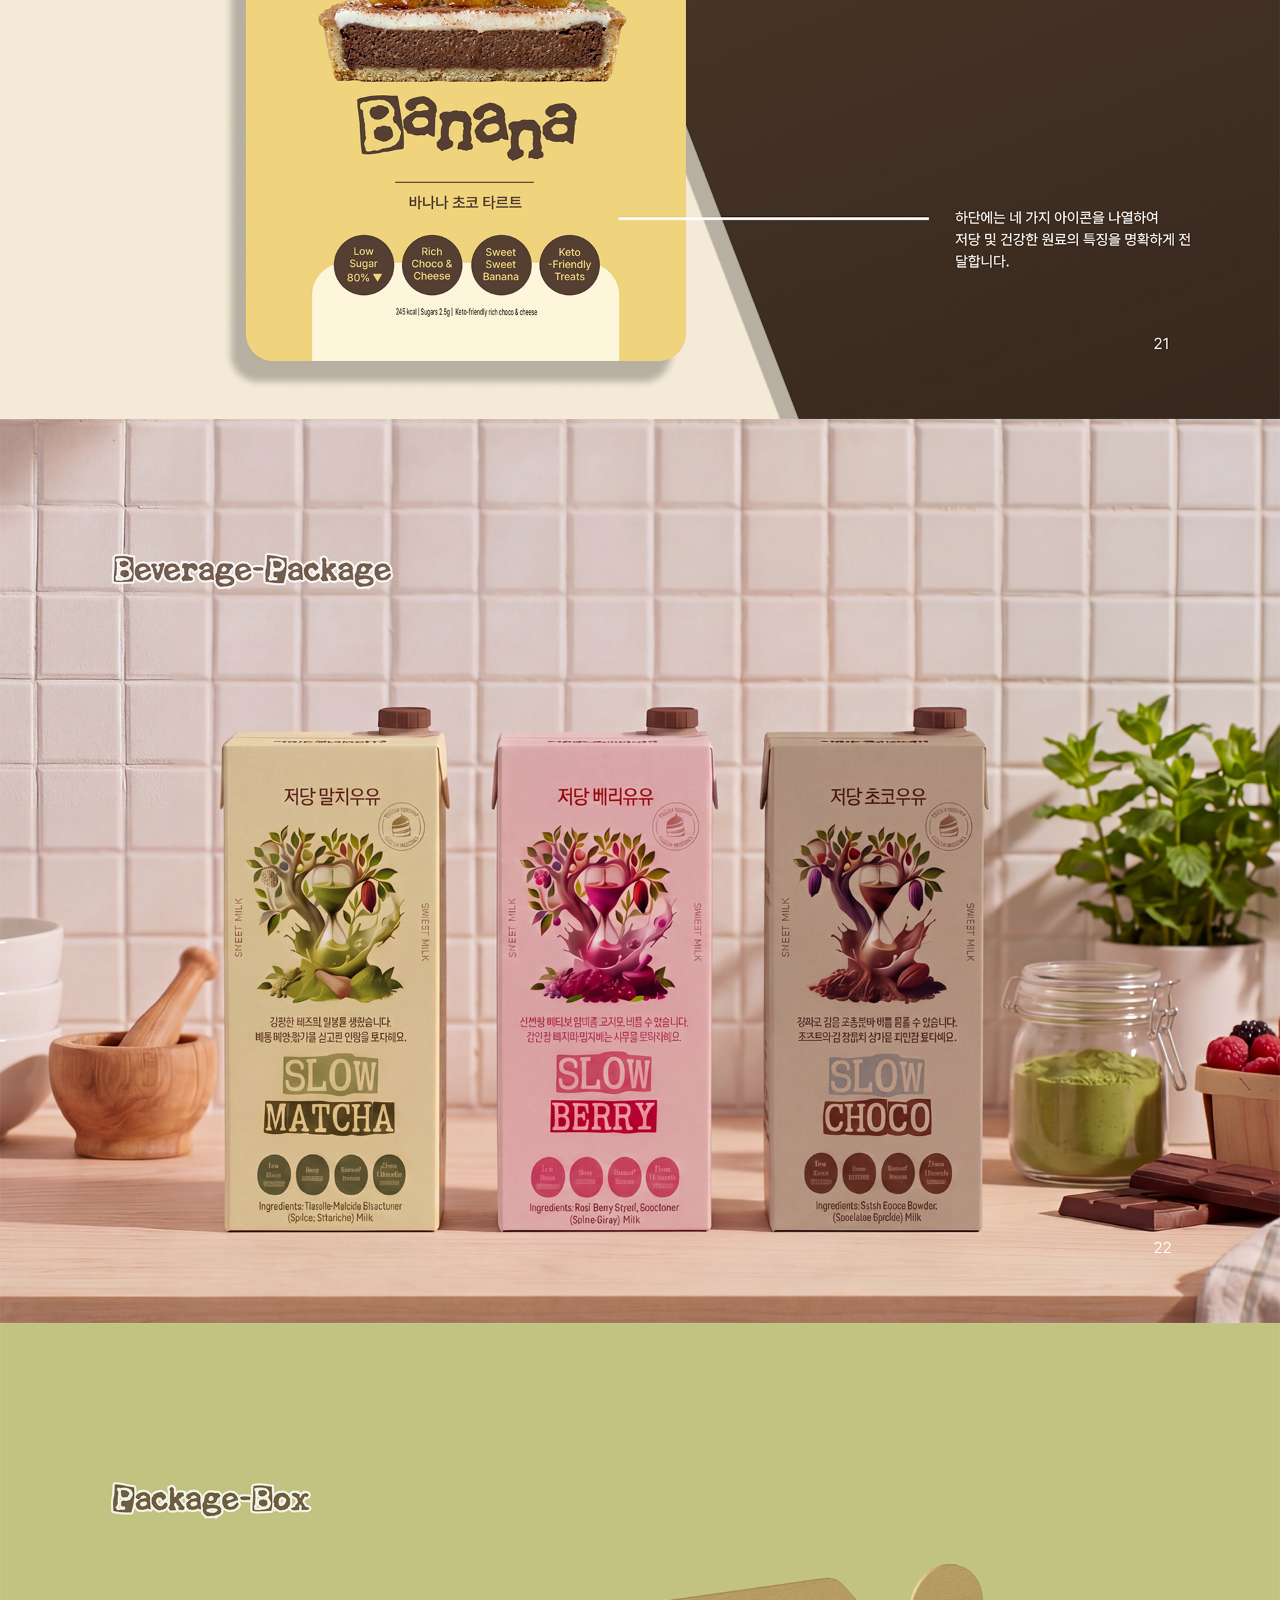
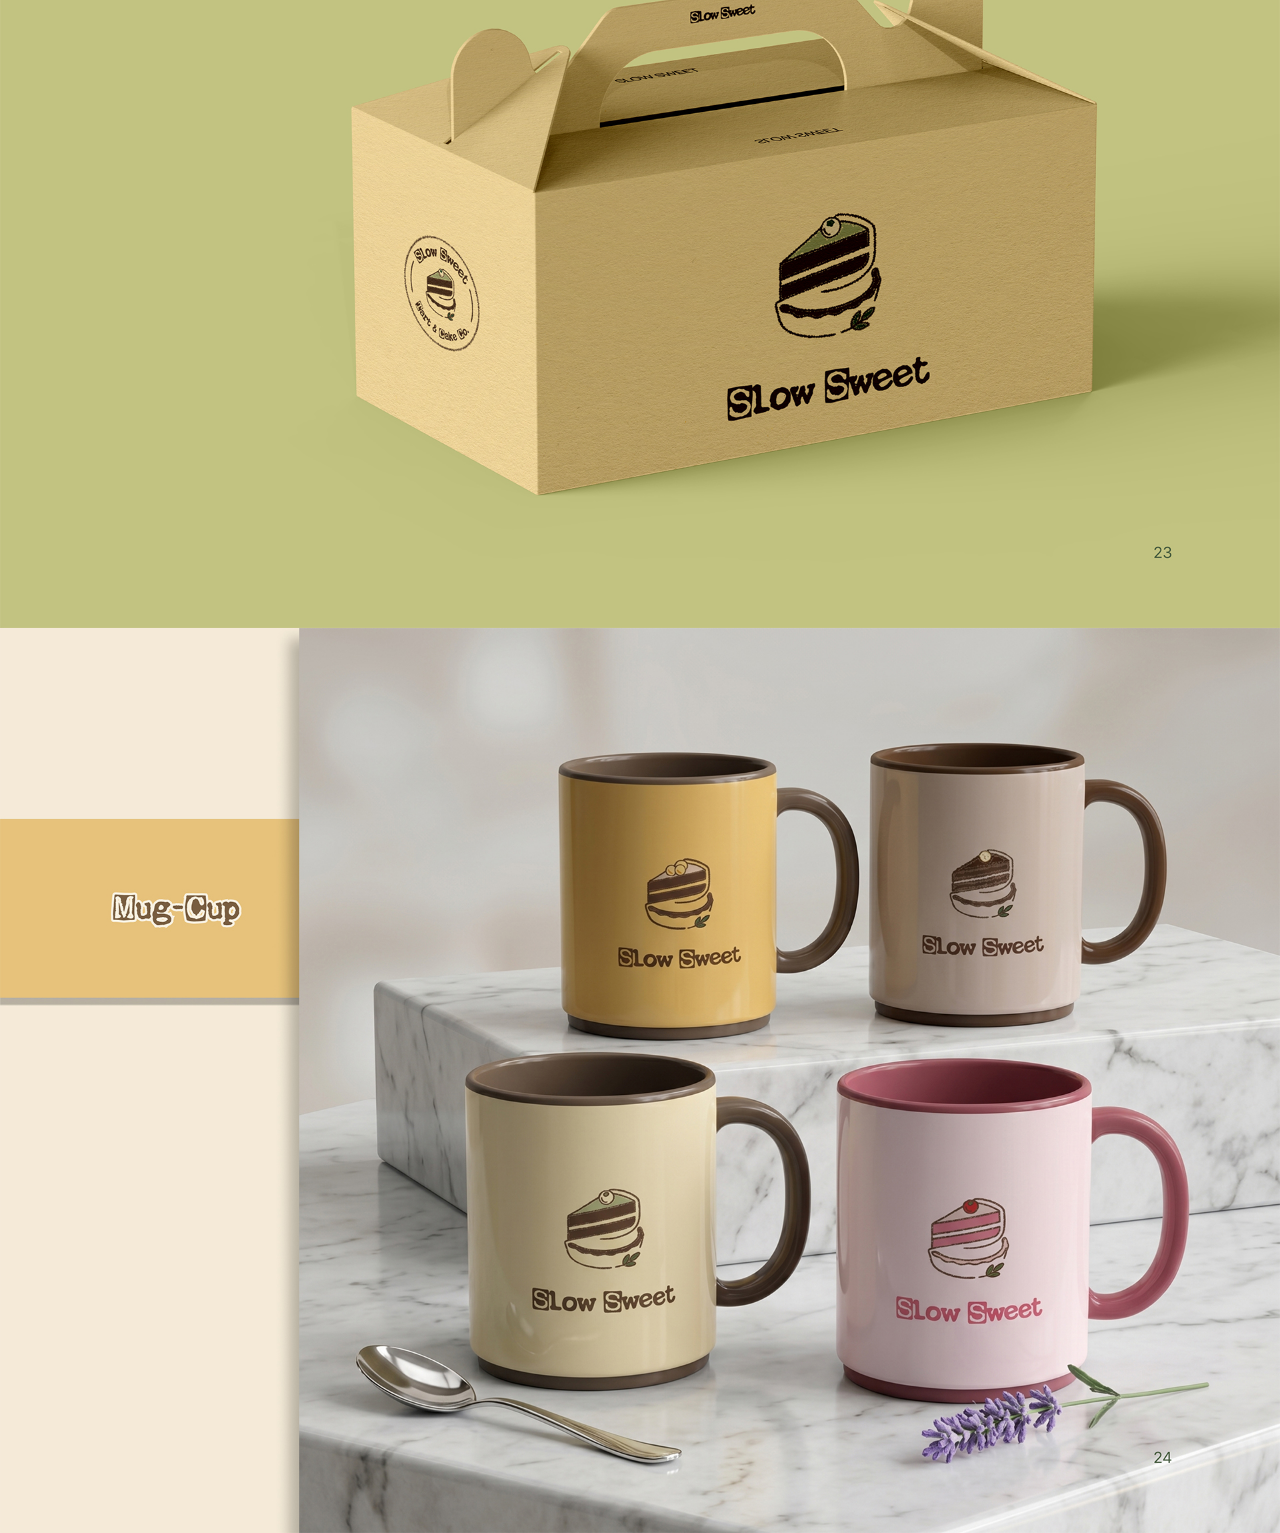
<file: Mockup.html>
<!doctype html>
<html>
	<head>
		<title>brand_plan</title>
		<meta charset="utf-8">
		<meta name="viewport" content="width=device-width, initial-scale=1">
		<meta http-equiv="X-UA-Compatible" content="IE=edge">
		<style>
			*{margin:0; padding:0;}
			a{text-decoration:none;
				color:inherit;}
			img{
				display: block;
				
			}
			.fixed_box{position:fixed;
				bottom:40px;
				right:30px;
				width:40px;}
			#top img{
					width: 100%;
				}
			.home_btn, .top_btn{
				display: inline-block;
				width:55px;
				line-height: 55px;
				background-color: #1d2323;
				text-align: center;
				border-radius:50%;
				margin-bottom:5px;
				color:#fff;
				transition: all 0.5s;
			}
			.fixed_box a:hover{
				background-color: #1d2323;
			}
		</style>
	</head>
	<body>
		<div id="top">
			<img src="./img/18.jpg" alt="brand이미지">
			<img src="./img/19.jpg" alt="brand이미지">
			<img src="./img/20.jpg" alt="brand이미지">
			<img src="./img/21.jpg" alt="brand이미지">
			<img src="./img/22.jpg" alt="brand이미지">
			<img src="./img/23.jpg" alt="brand이미지">
			<img src="./img/24.jpg" alt="brand이미지">
			
		</div>
		<div class="fixed_box">
			<a href="#top" class="top_btn"><!--href부분은 이미지를 감싼 div에 있는 id이름과 동일하게 설정.-->
				TOP
			</a>
			<!--메인페이지 경로 설정-->
			<a href="./index.html" target="_blank" class="home_btn">
				Home
			</a>
		</div>


		<!--이동시 부드럽게 이동시키기 위해 추가한 구문 시작. script쪽 전부 삭제가능.-->
		<script src="https://code.jquery.com/jquery-1.12.4.min.js" integrity="sha256-ZosEbRLbNQzLpnKIkEdrPv7lOy9C27hHQ+Xp8a4MxAQ=" crossorigin="anonymous"></script>
		<script>
			$(function() {
				$('a[href*="#"]:not([href="#"])').click(function() {
				if (location.pathname.replace(/^\//,'') == this.pathname.replace(/^\//,'') && location.hostname == this.hostname) {
				var target = $(this.hash);
				target = target.length ? target : $('[name=' + this.hash.slice(1) +']');
				if (target.length) {
				$('html, body').animate({
				scrollTop: target.offset().top
				}, 500);//움직이는 시간 조정
				return false;
				}
				}
				});
				});
		</script>
		<!--이동시 부드럽게 이동시키기 위해 추가한 구문 끝. 삭제가능.-->
	</body>
</html>
</file>
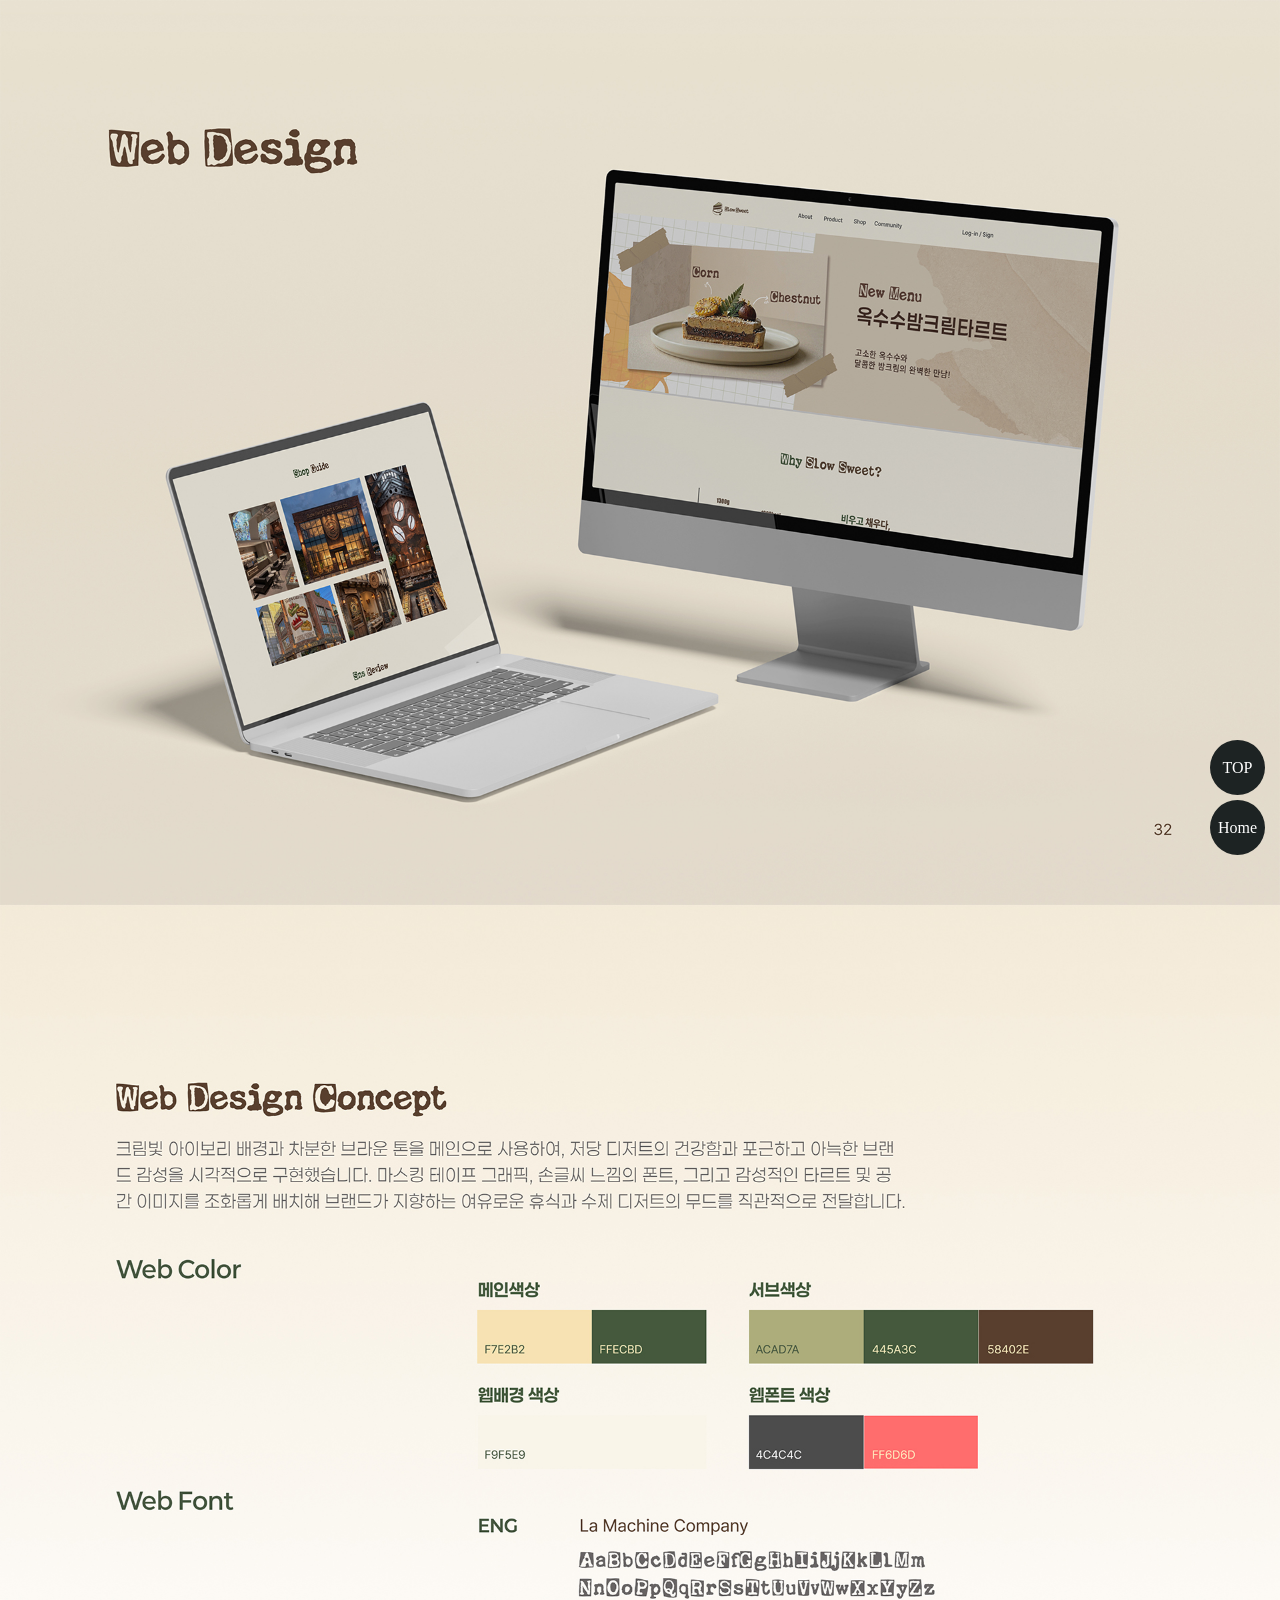
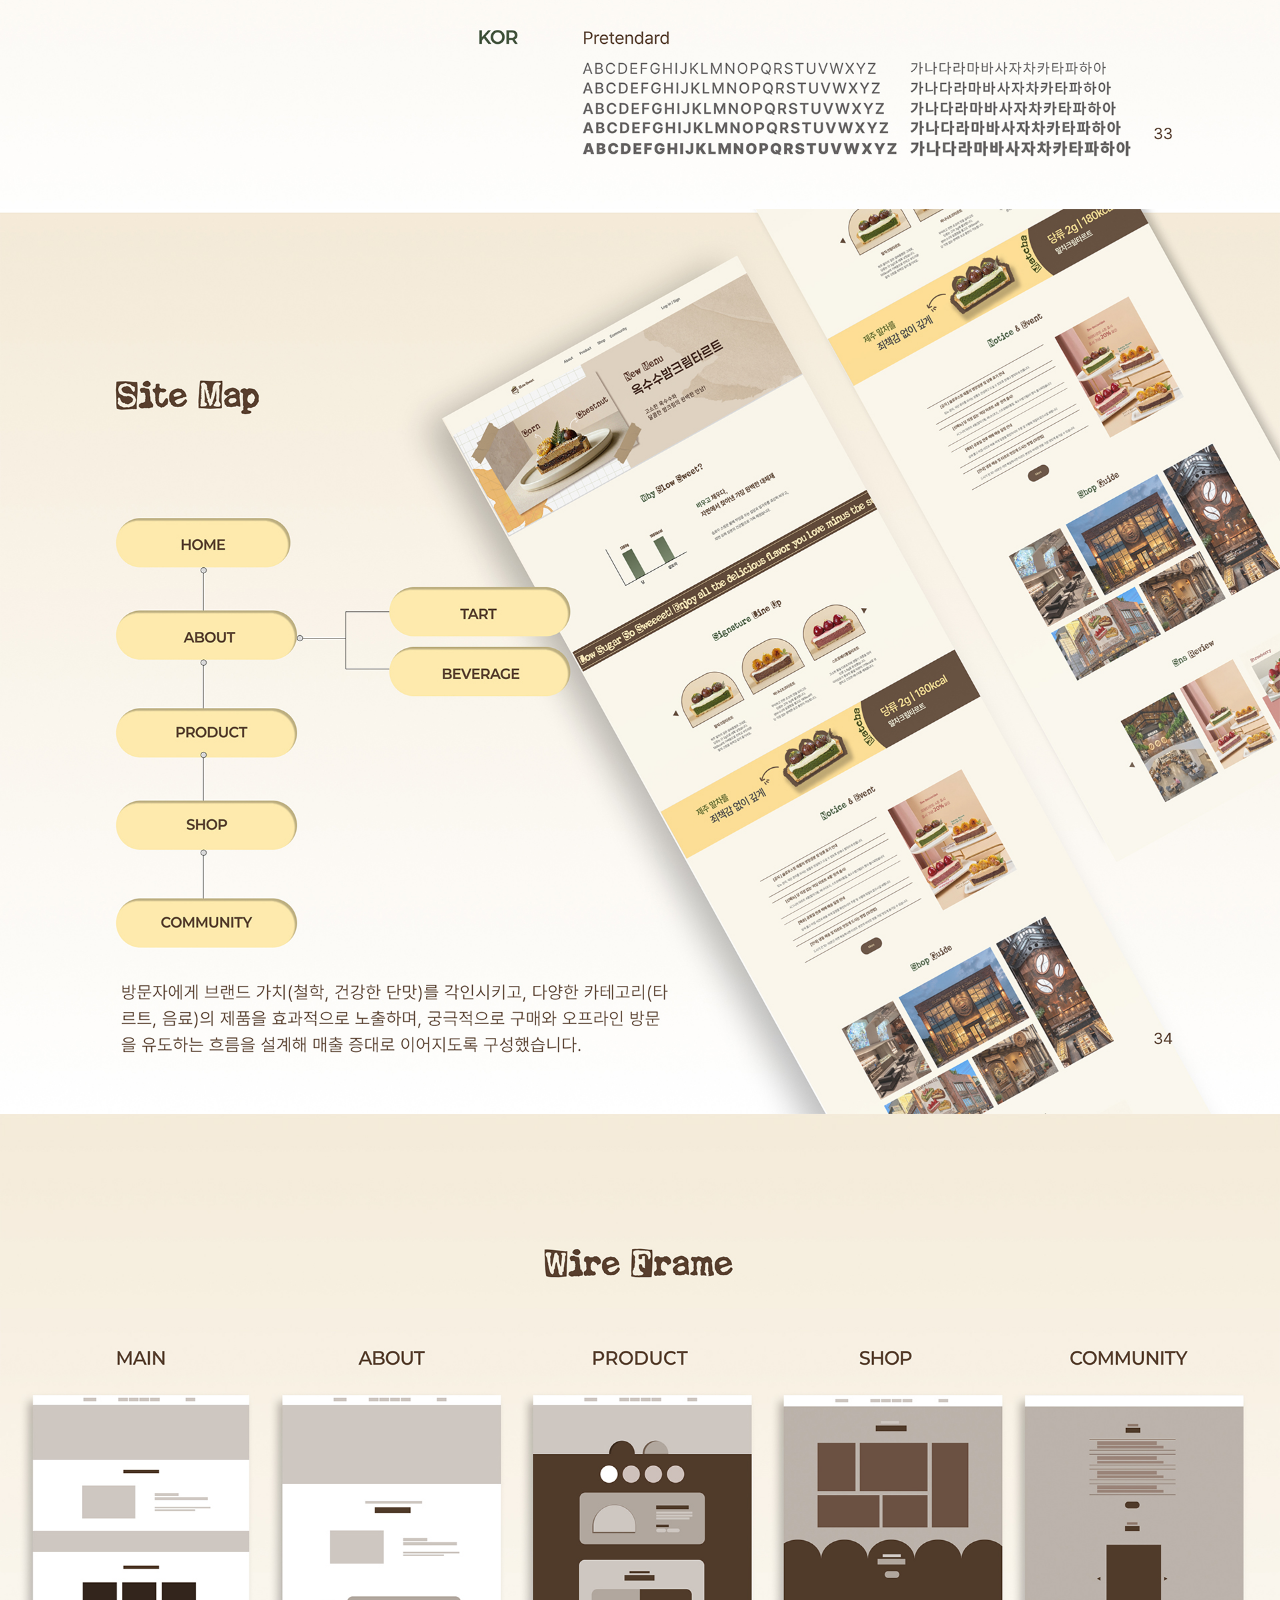
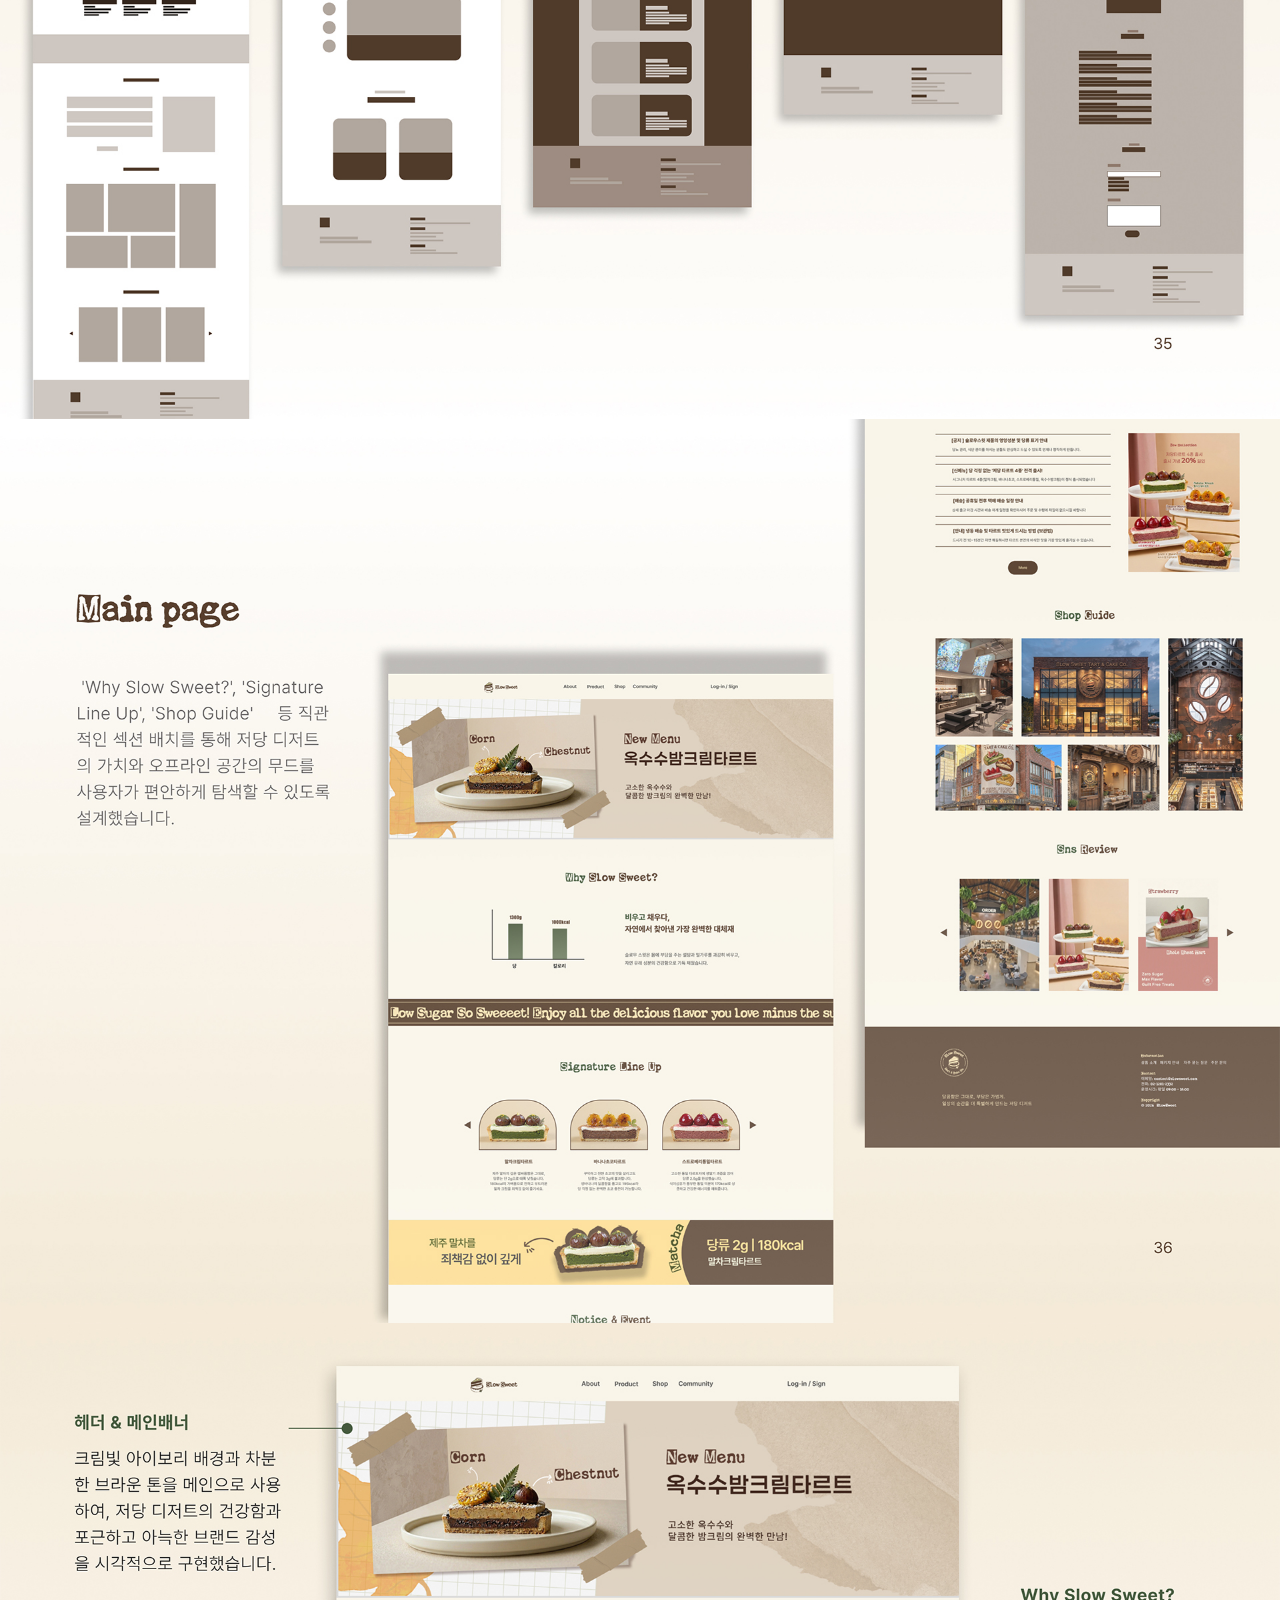
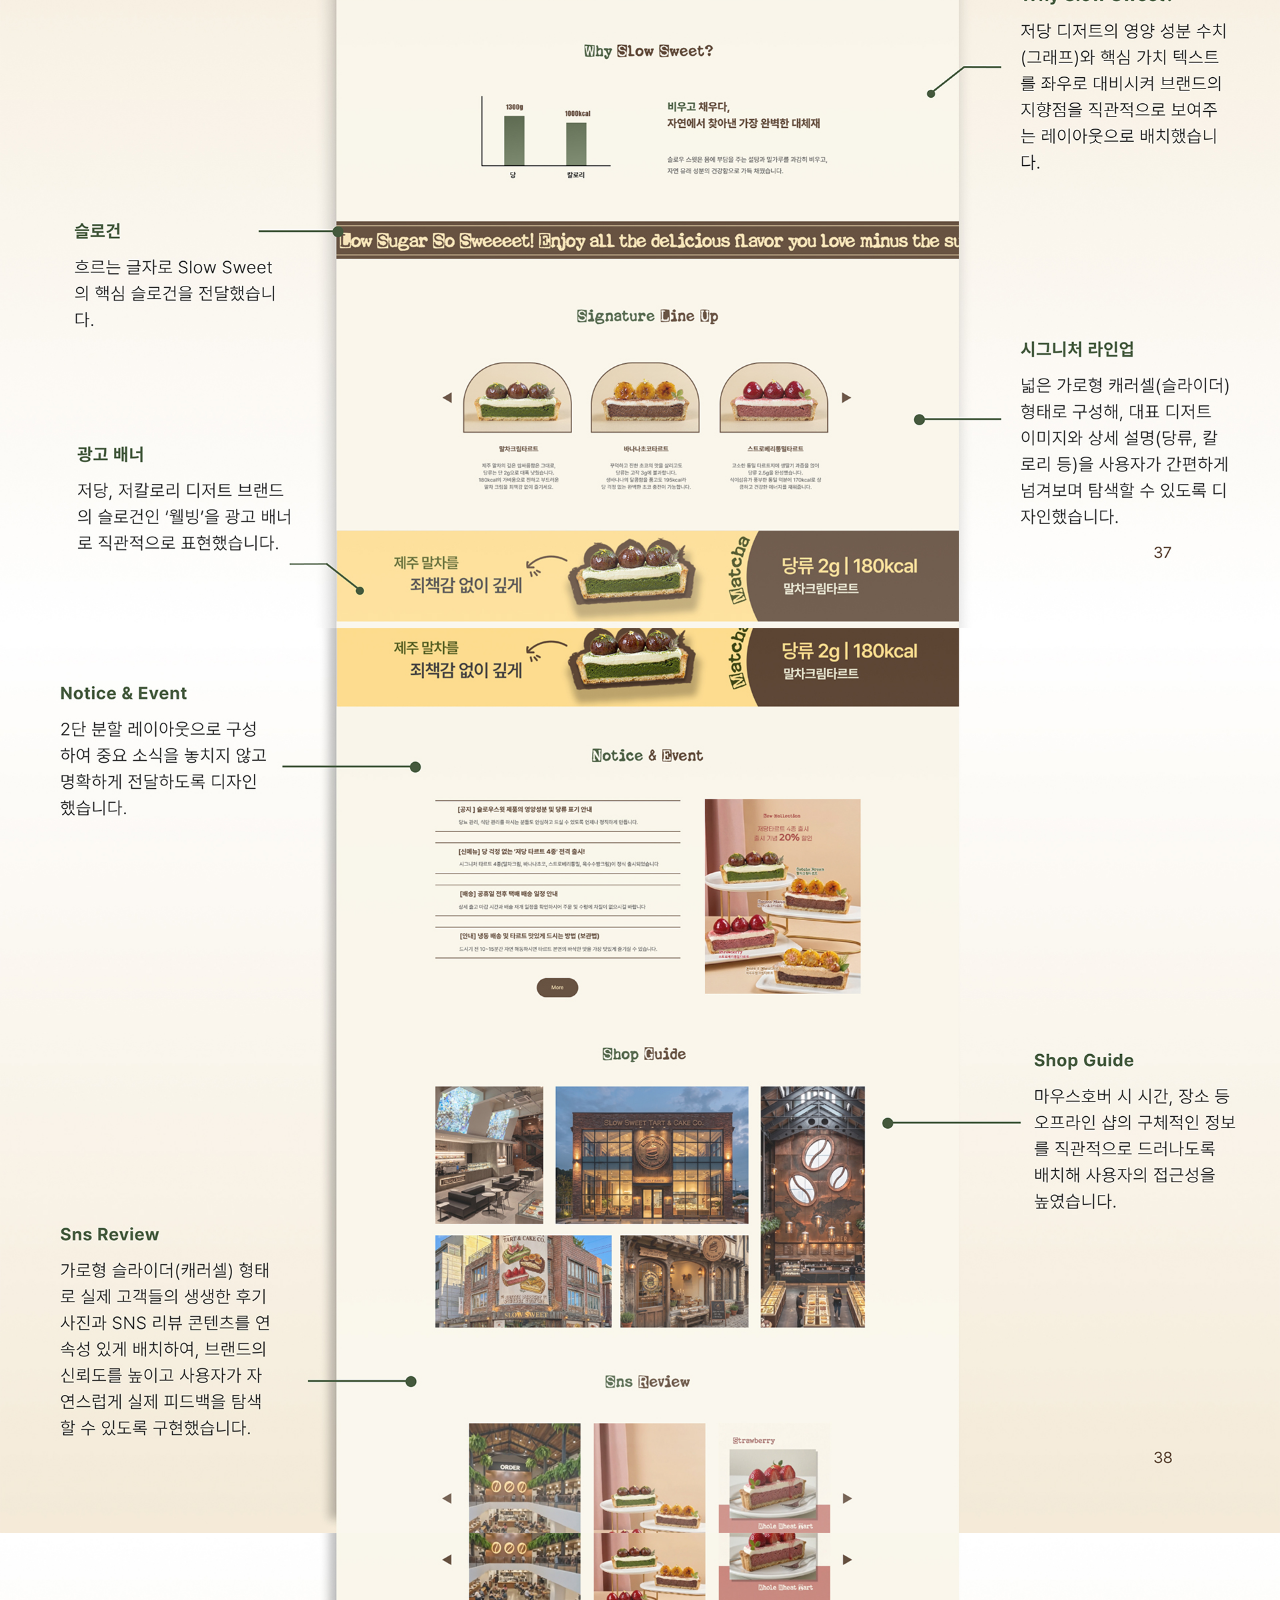
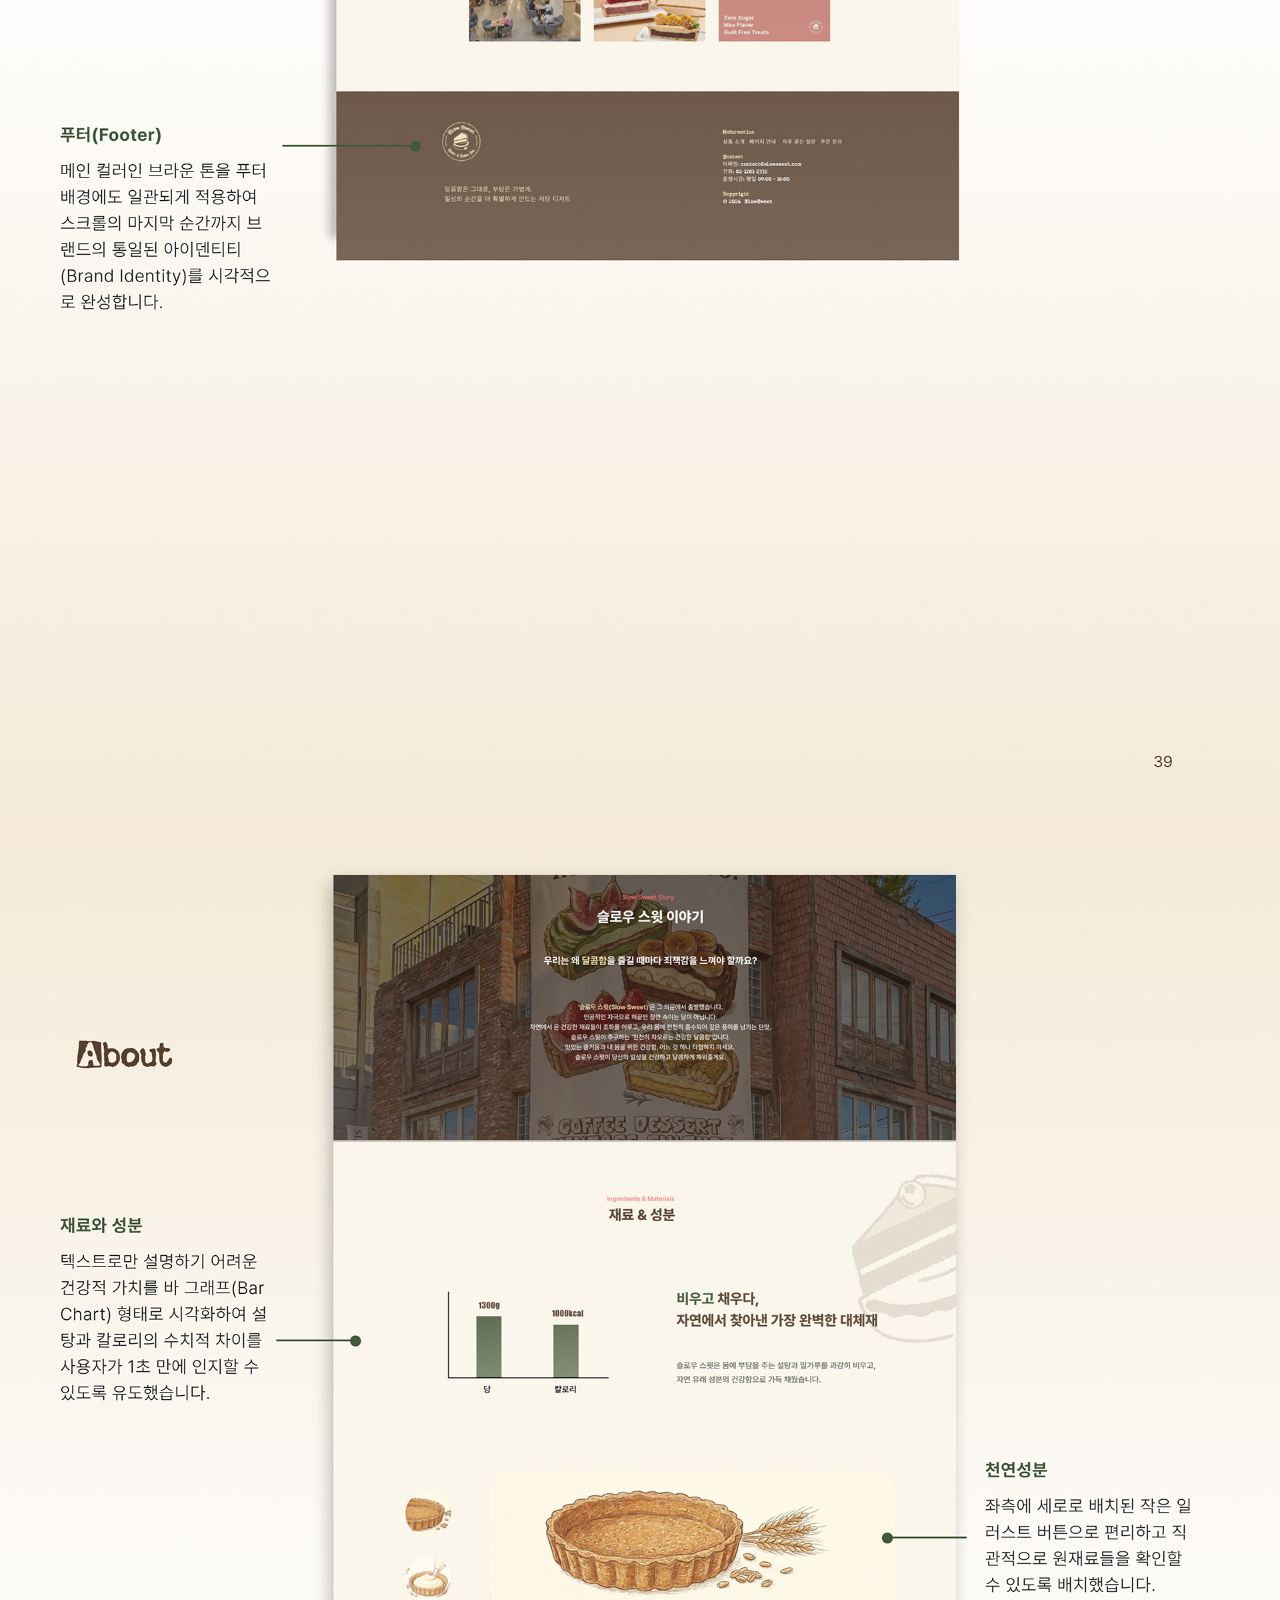
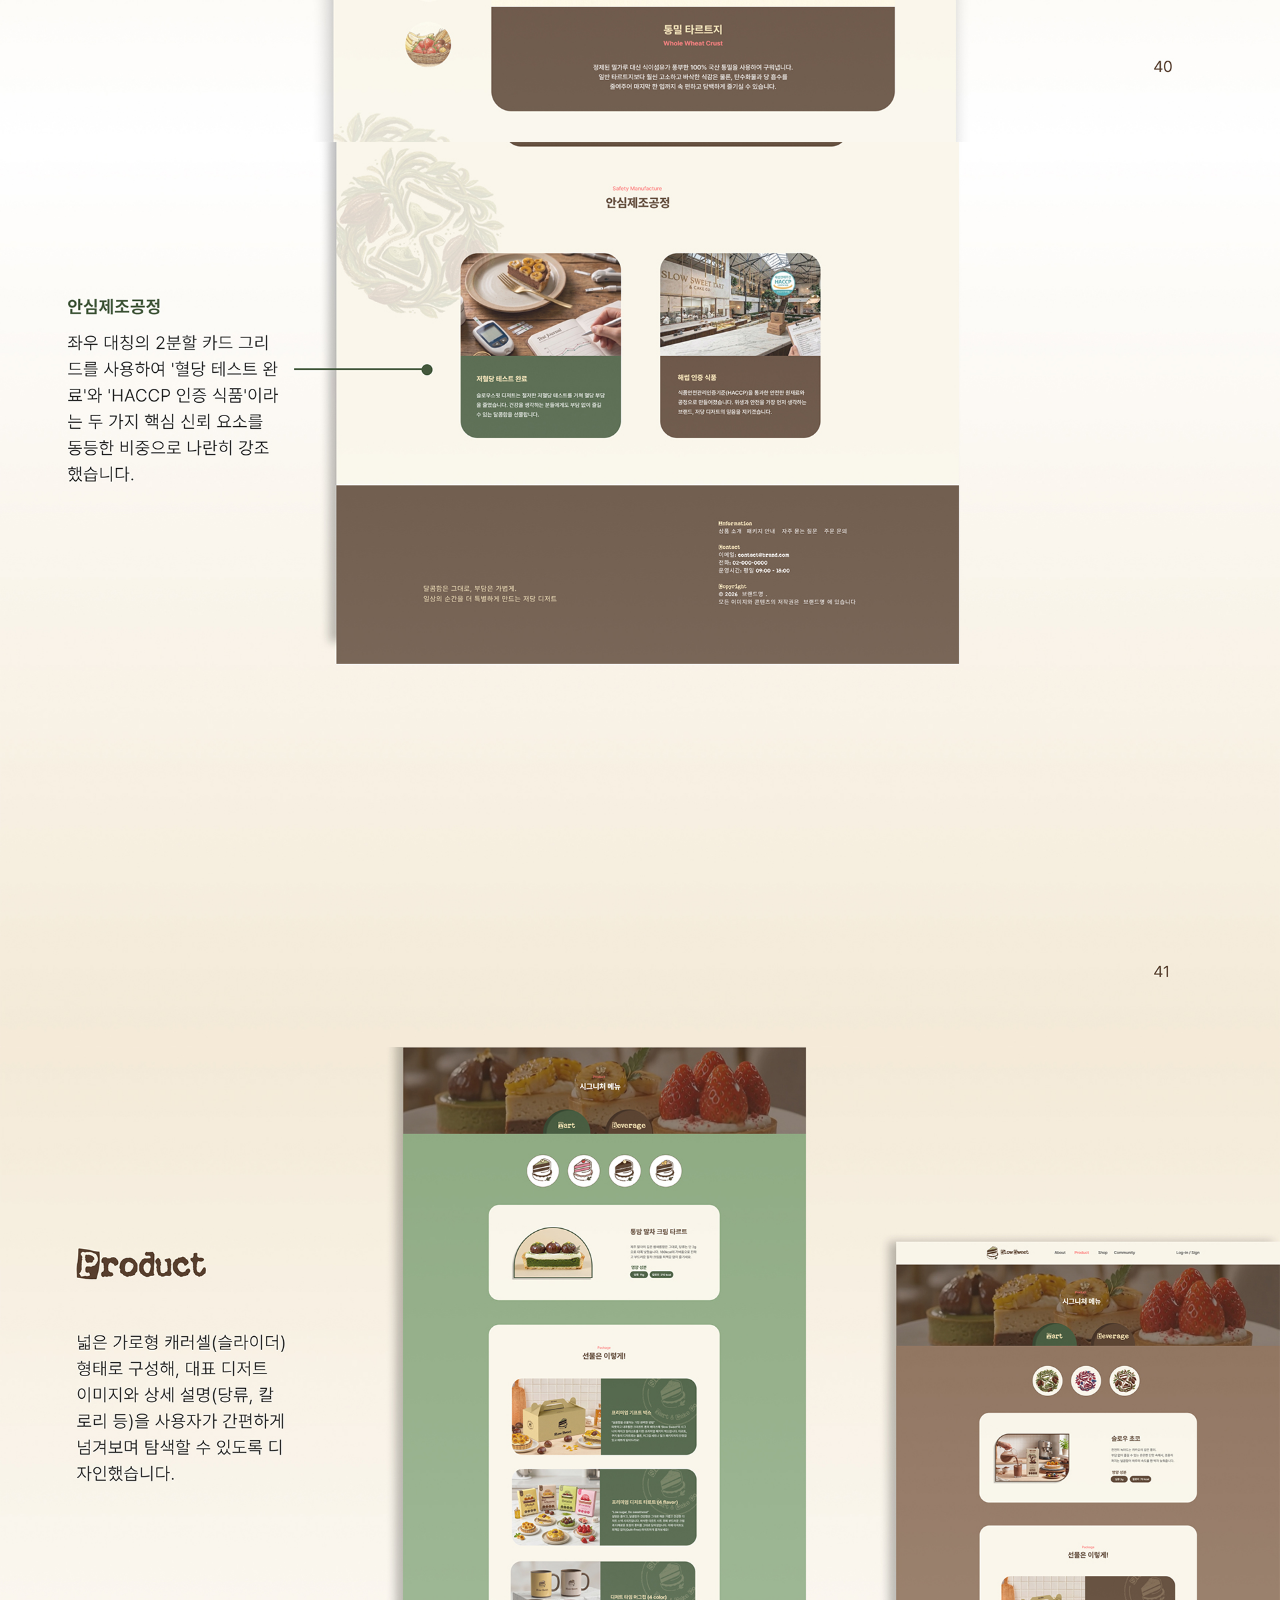
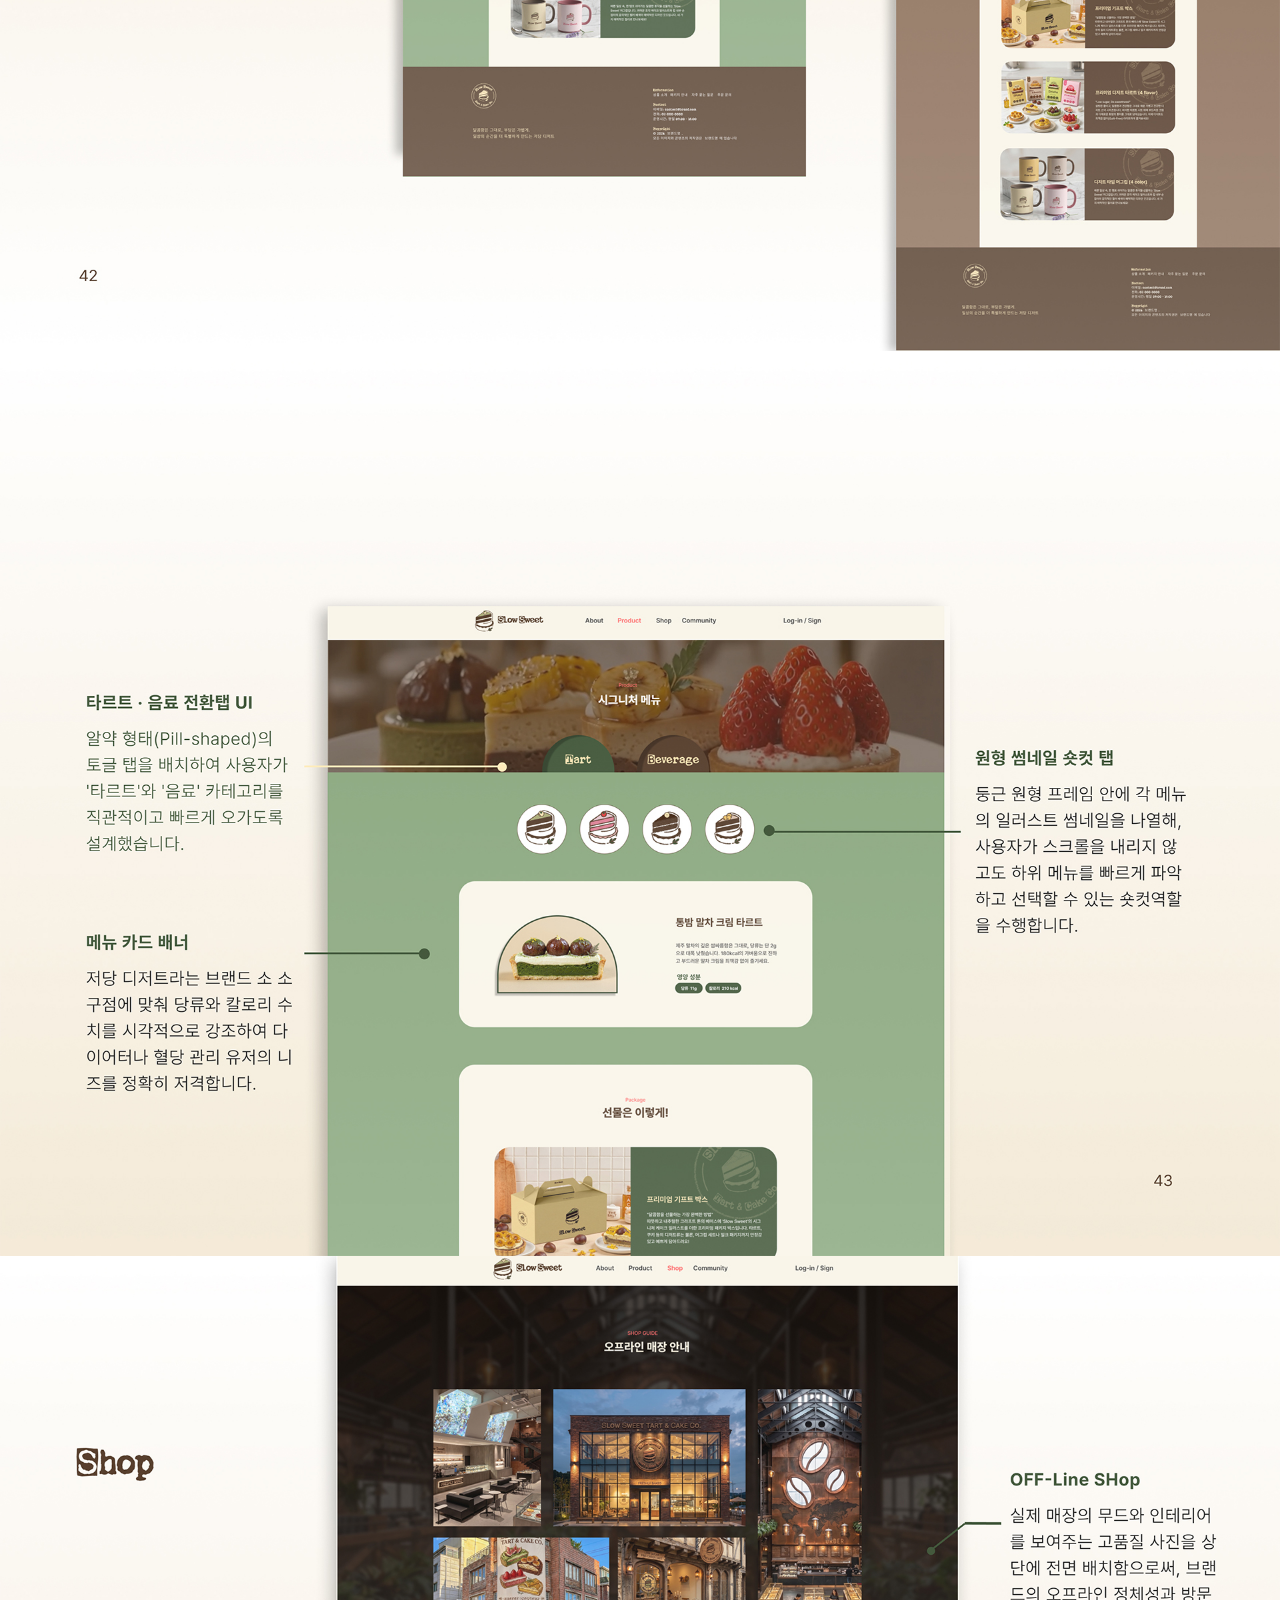
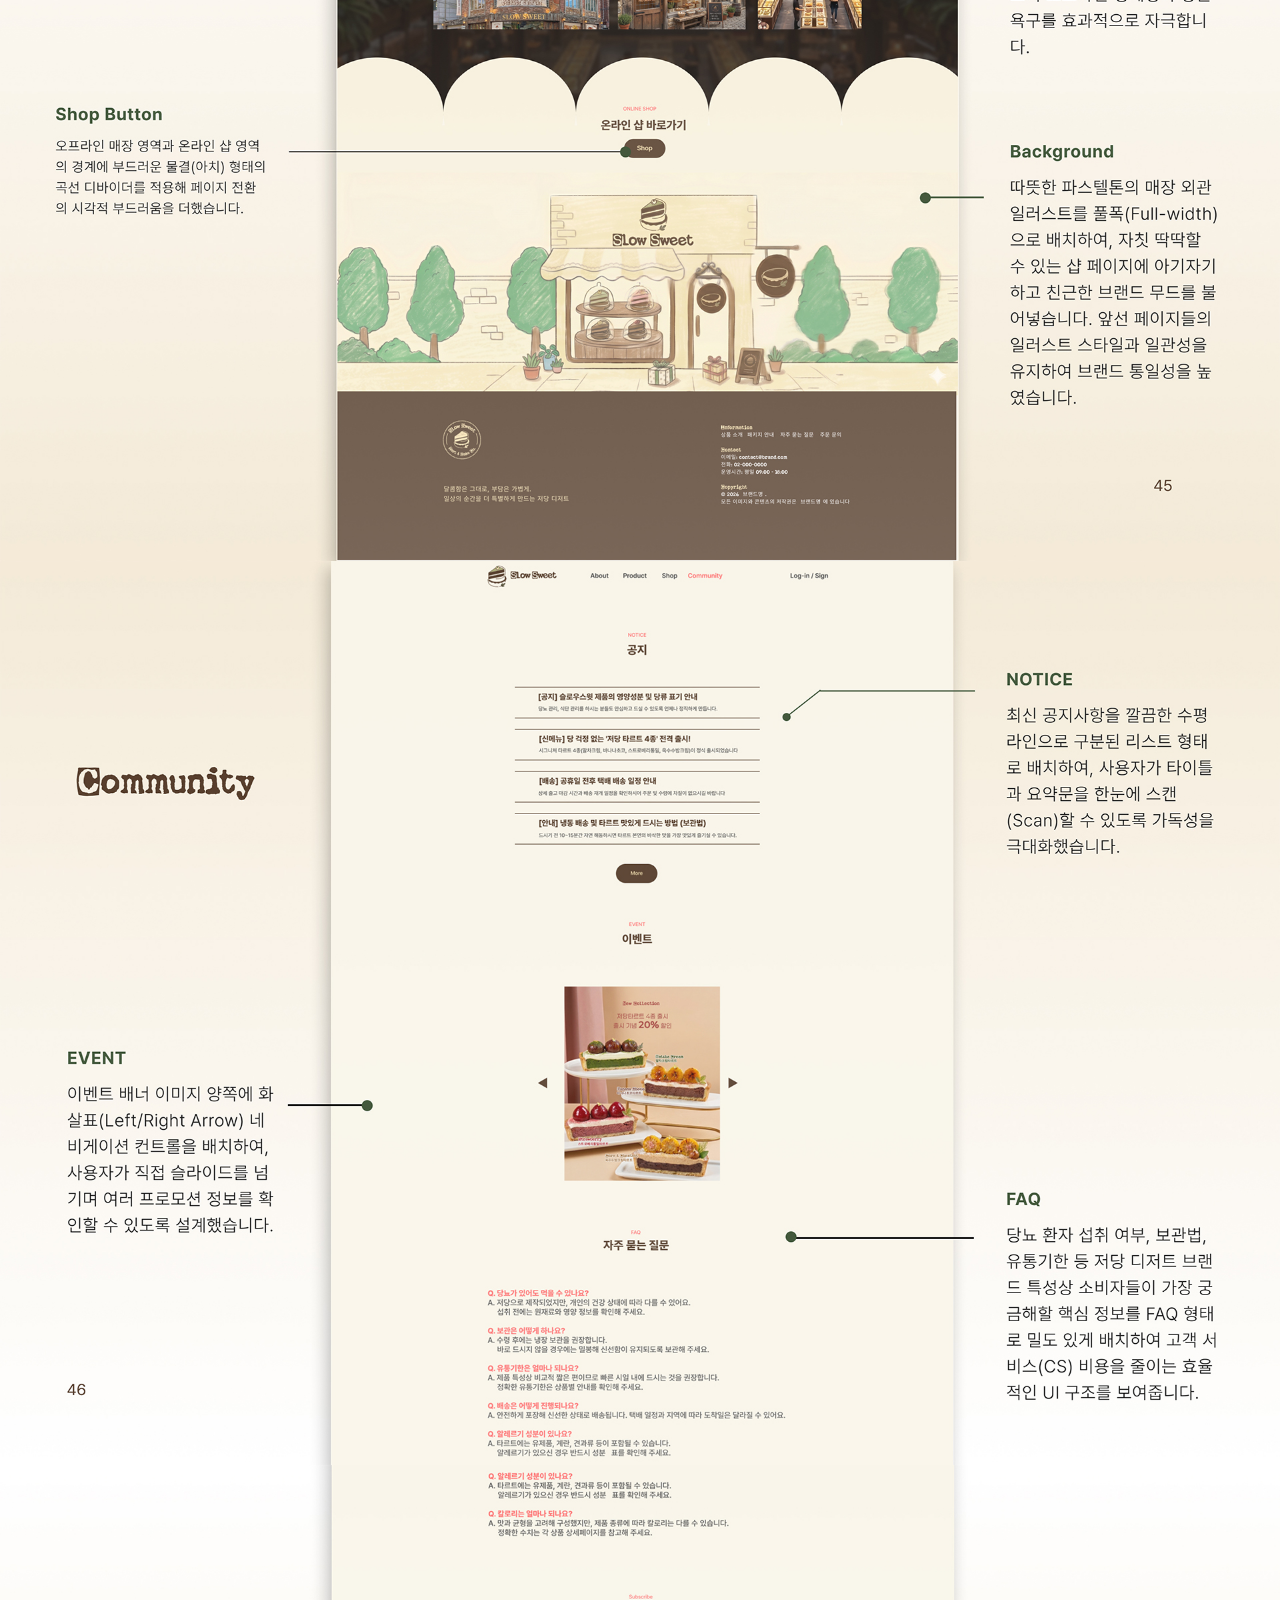
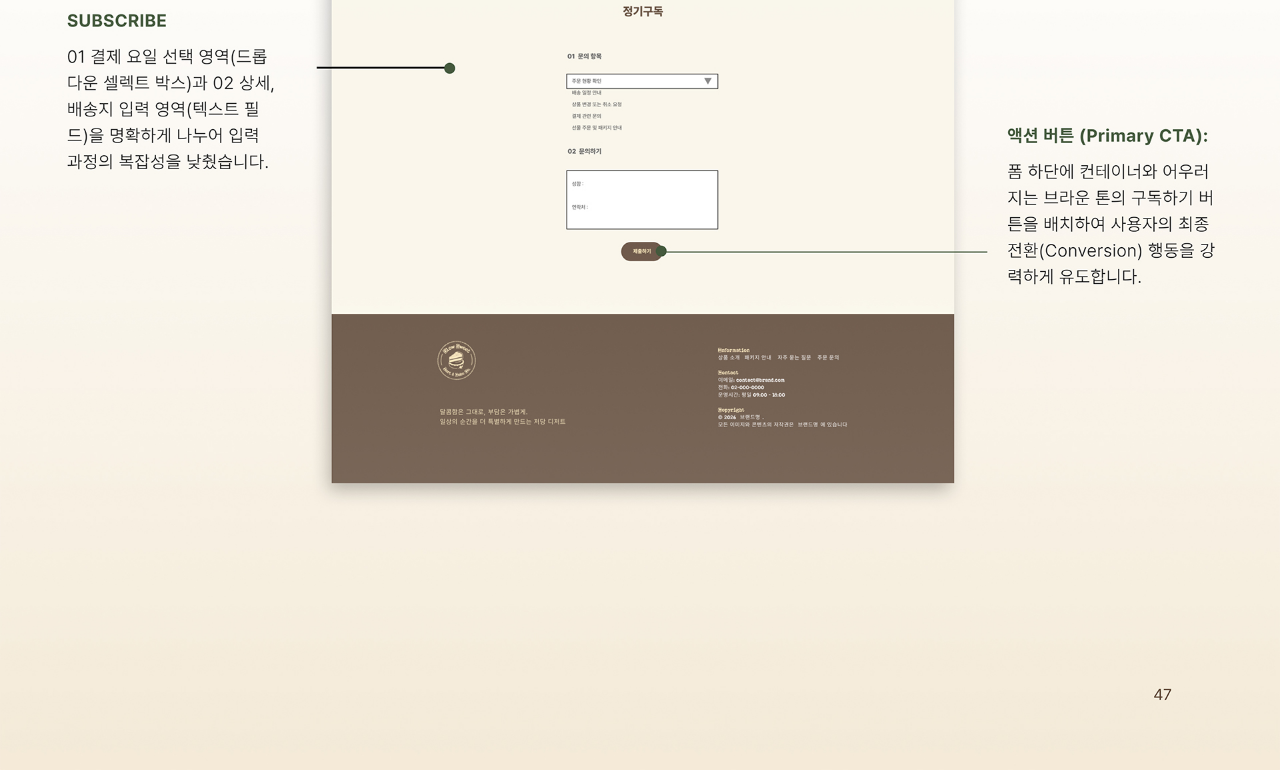
<file: WebGuide.html>
<!doctype html>
<html>
	<head>
		<title>Winter Swan</title>
		<meta charset="utf-8">
		<meta name="viewport" content="width=device-width, initial-scale=1">
		<meta http-equiv="X-UA-Compatible" content="IE=edge">
		<style>
			*{margin:0; padding:0;}
			a{text-decoration:none;
				color:inherit;}
			img{
				display: block;
				
			}
			.fixed_box{position:fixed;
				bottom:40px;
				right:30px;
				width:40px;}
			#top img{
					width: 100%;
				}
			.home_btn, .top_btn{
				display: inline-block;
				width:55px;
				line-height: 55px;
				background-color: #1d2323;
				text-align: center;
				border-radius:50%;
				margin-bottom:5px;
				color:#fff;
				transition: all 0.5s;
			}
			.fixed_box a:hover{
				background-color: #1d2323;
			}
		</style>
	</head>
	<body>
		<div id="top">
			<img src="./img/32.jpg" alt="brand이미지">
			<img src="./img/33.jpg" alt="brand이미지">
			<img src="./img/34.jpg" alt="brand이미지">
			<img src="./img/35.jpg" alt="brand이미지">
			<img src="./img/36.jpg" alt="brand이미지">
			<img src="./img/37.jpg" alt="brand이미지">
			<img src="./img/38.jpg" alt="brand이미지">
			<img src="./img/39.jpg" alt="brand이미지">
			<img src="./img/40.jpg" alt="brand이미지">
			<img src="./img/41.jpg" alt="brand이미지">
			<img src="./img/42.jpg" alt="brand이미지">
			<img src="./img/43.jpg" alt="brand이미지">
			<img src="./img/45.jpg" alt="brand이미지">
			<img src="./img/46.jpg" alt="brand이미지">
			<img src="./img/47.jpg" alt="brand이미지">
		</div>
		<div class="fixed_box">
			<a href="#top" class="top_btn"><!--href부분은 이미지를 감싼 div에 있는 id이름과 동일하게 설정.-->
				TOP
			</a>
			<!--메인페이지 경로 설정-->
			<a href="./index.html" target="_blank" class="home_btn">
				Home
			</a>
		</div>


		<!--이동시 부드럽게 이동시키기 위해 추가한 구문 시작. script쪽 전부 삭제가능.-->
		<script src="https://code.jquery.com/jquery-1.12.4.min.js" integrity="sha256-ZosEbRLbNQzLpnKIkEdrPv7lOy9C27hHQ+Xp8a4MxAQ=" crossorigin="anonymous"></script>
		<script>
			$(function() {
				$('a[href*="#"]:not([href="#"])').click(function() {
				if (location.pathname.replace(/^\//,'') == this.pathname.replace(/^\//,'') && location.hostname == this.hostname) {
				var target = $(this.hash);
				target = target.length ? target : $('[name=' + this.hash.slice(1) +']');
				if (target.length) {
				$('html, body').animate({
				scrollTop: target.offset().top
				}, 500);//움직이는 시간 조정
				return false;
				}
				}
				});
				});
		</script>
		<!--이동시 부드럽게 이동시키기 위해 추가한 구문 끝. 삭제가능.-->
	</body>
</html>
</file>
